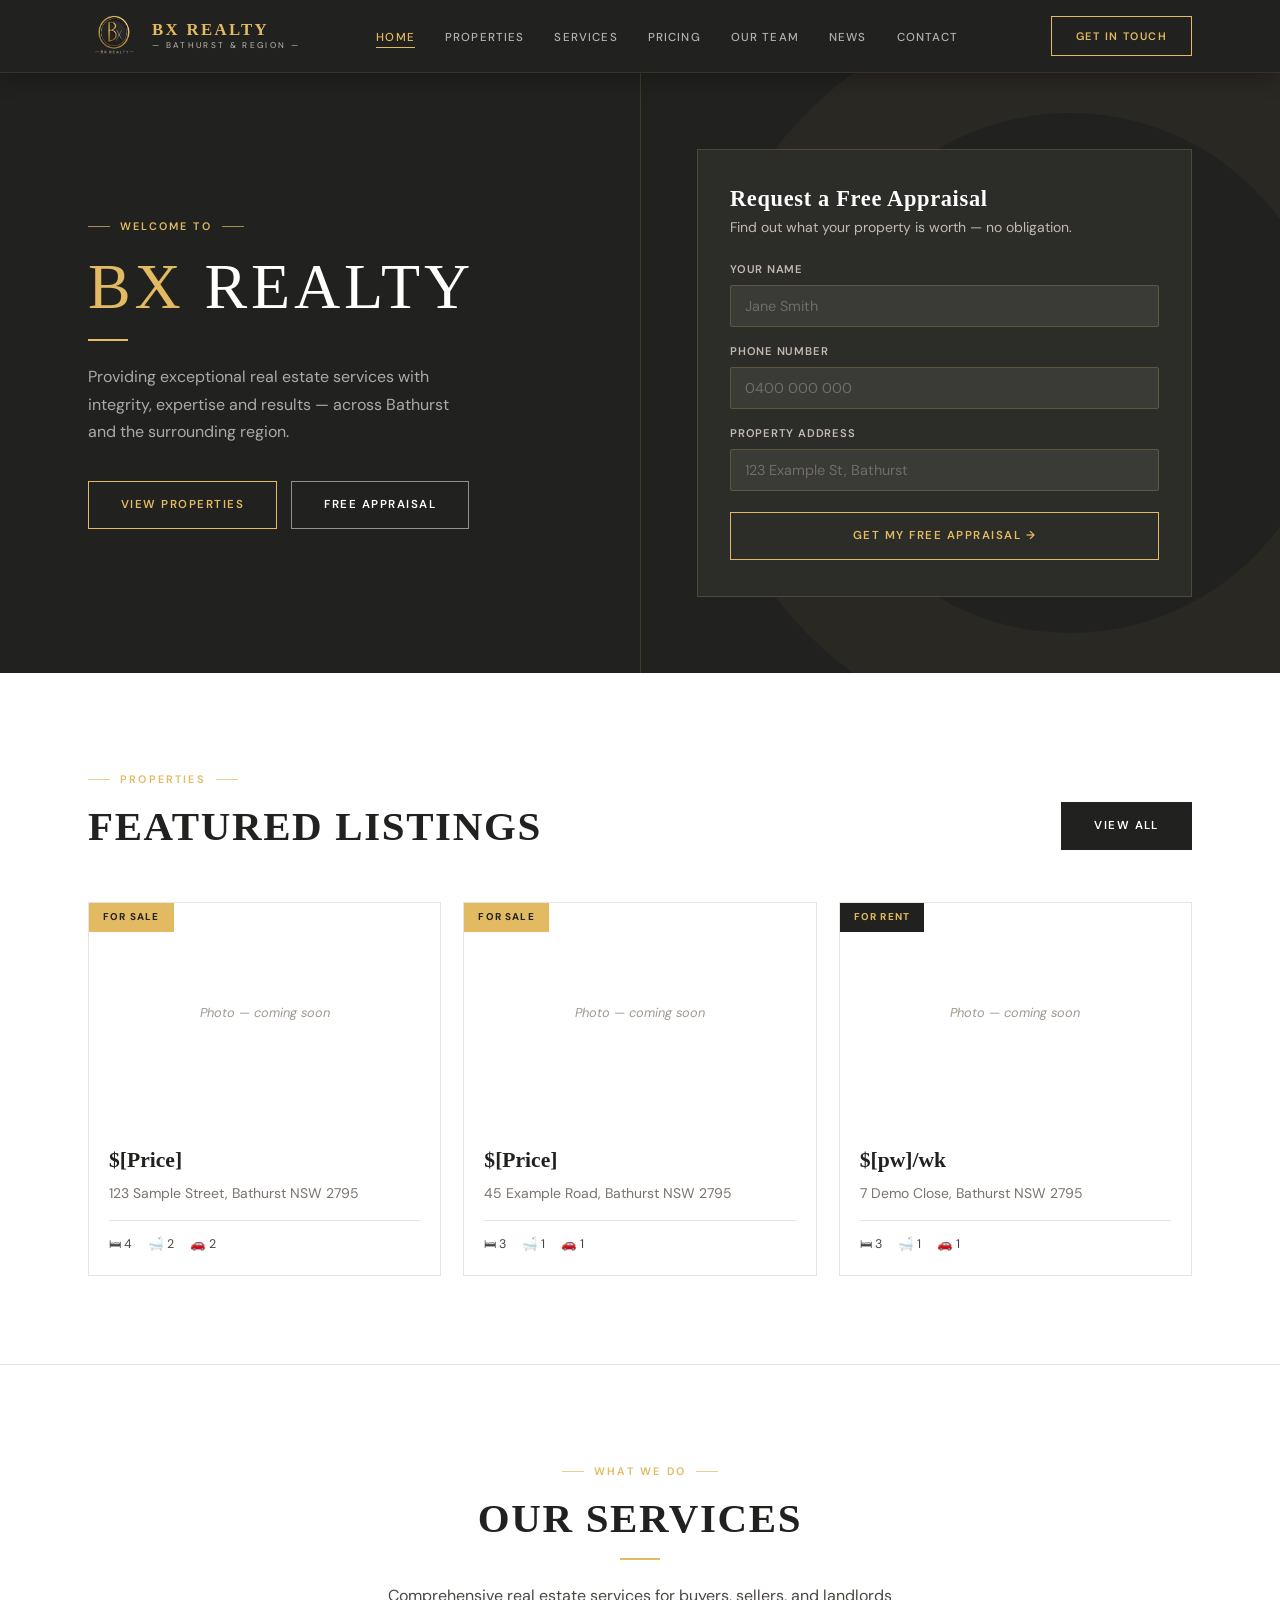
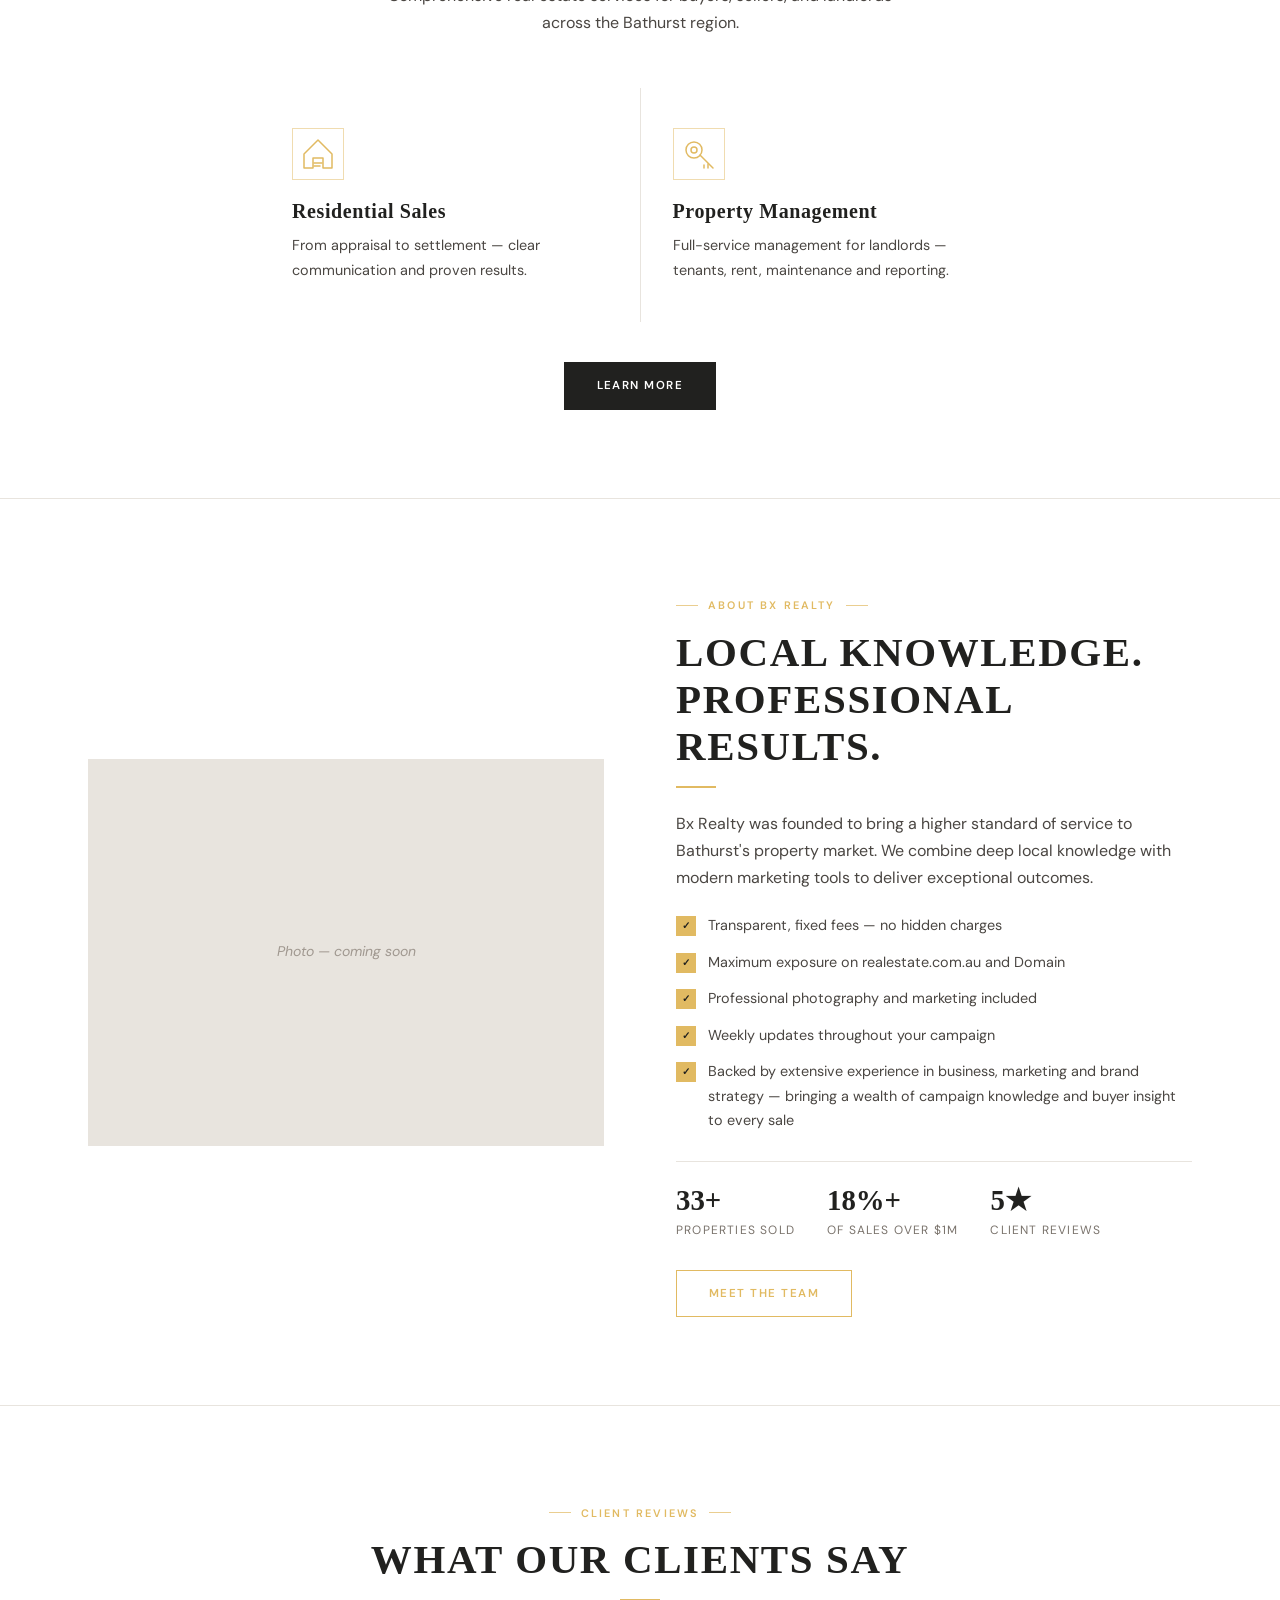
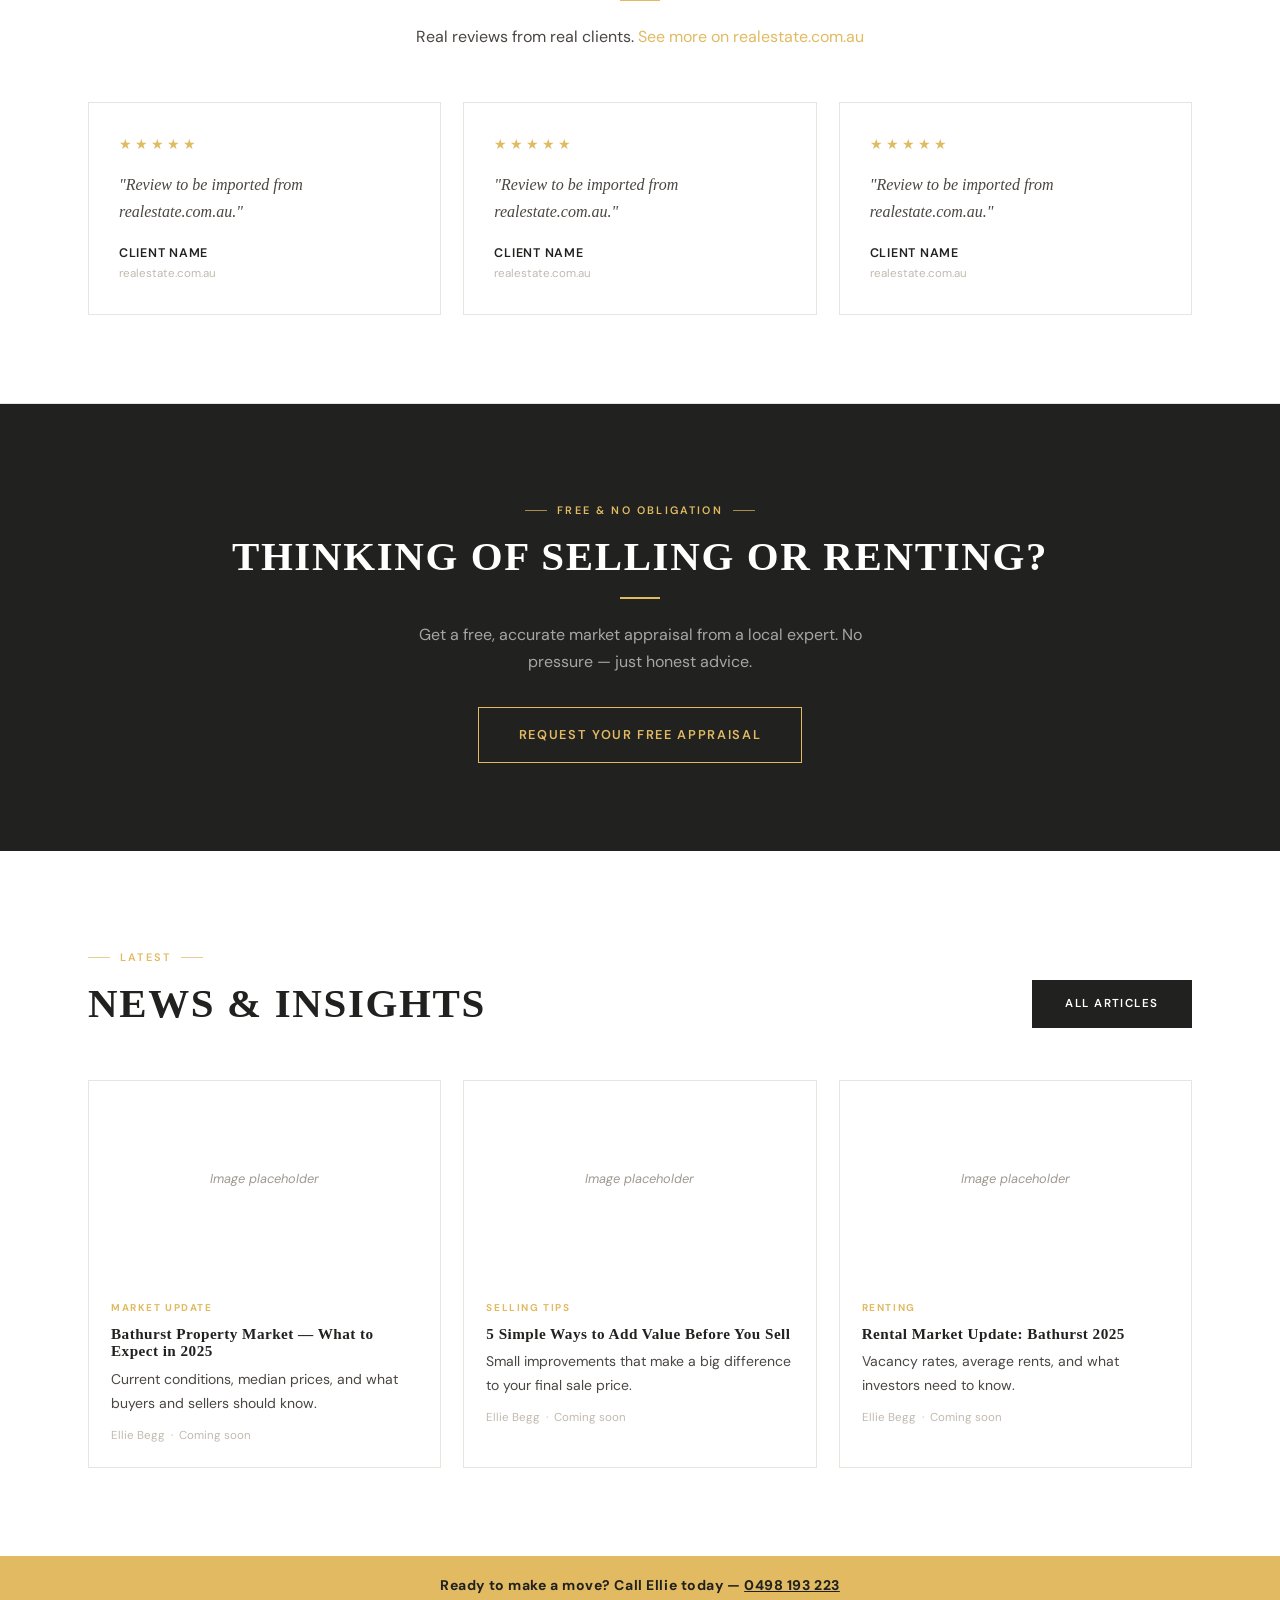
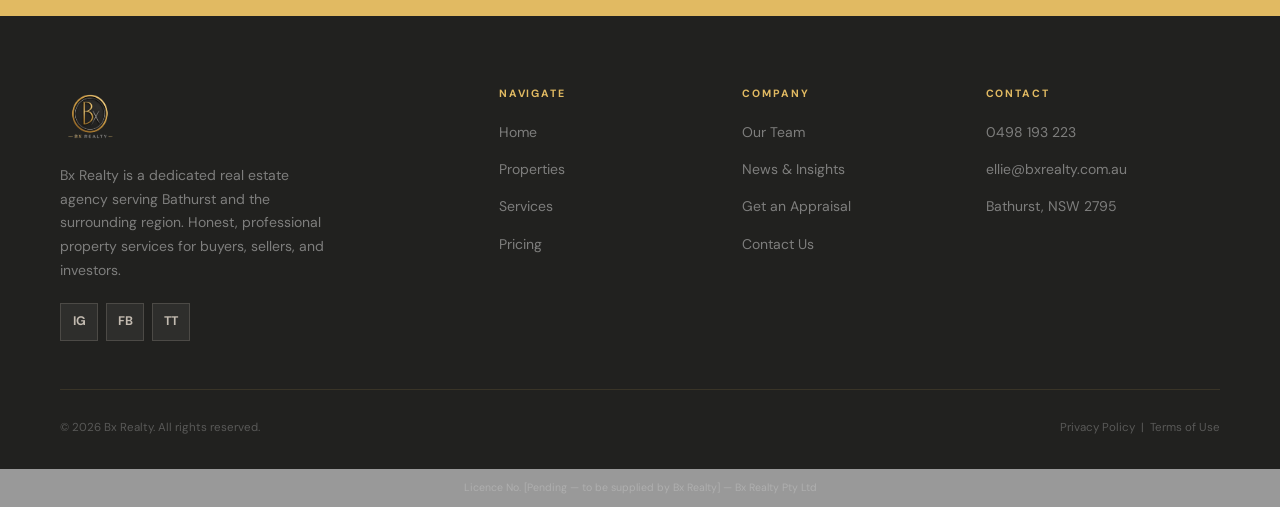
<file: index.html>
<!DOCTYPE html>
<html lang="en">
<head>
  <meta charset="UTF-8" />
  <meta name="viewport" content="width=device-width, initial-scale=1.0" />
  <title>Bx Realty — Bathurst Real Estate Agents</title>
  <meta name="description" content="Bx Realty — professional real estate agents in Bathurst, NSW. Buy, sell, rent or request a free market appraisal today." />
  <link rel="icon" type="image/png" href="assets/images/bxrealty-logo.png" />
  <link rel="apple-touch-icon" href="assets/images/bxrealty-logo.png" />
  <meta name="theme-color" content="#21211f" />
  <link rel="preconnect" href="https://fonts.googleapis.com" />
  <link href="https://fonts.googleapis.com/css2?family=Cormorant+Garant:ital,wght@0,400;0,500;0,600;0,700;1,400&family=DM+Sans:ital,opsz,wght@0,9..40,400;0,9..40,500;0,9..40,600;0,9..40,700&display=swap" rel="stylesheet" />
  <link rel="stylesheet" href="style.css" />
</head>
<body>

<div id="site-nav"></div>

<!-- ── Hero ──────────────────────────────────────────────────── -->
<section class="hero">
  <div class="hero-inner">
    <div class="hero-text">
      <span class="label" style="--before:none;">Welcome to</span>
      <h1><span style="color:var(--gold)">BX</span> Realty</h1>
      <span class="rule"></span>
      <p>Providing exceptional real estate services with integrity, expertise and results — across Bathurst and the surrounding region.</p>
      <div class="hero-actions">
        <a href="listings.html" class="btn btn-gold">View Properties</a>
        <a href="appraisal.html" class="btn btn-white">Free Appraisal</a>
      </div>
    </div>
    <div class="hero-aside">
      <div class="hero-card">
        <h3>Request a Free Appraisal</h3>
        <p>Find out what your property is worth — no obligation.</p>
        <div class="fg"><label class="light" for="h-name">Your name</label><input class="fc dark-input" type="text" id="h-name" placeholder="Jane Smith" /></div>
        <div class="fg"><label class="light" for="h-phone">Phone number</label><input class="fc dark-input" type="tel" id="h-phone" placeholder="0400 000 000" /></div>
        <div class="fg"><label class="light" for="h-addr">Property address</label><input class="fc dark-input" type="text" id="h-addr" placeholder="123 Example St, Bathurst" /></div>
        <a href="appraisal.html" class="btn btn-gold" style="width:100%;margin-top:6px;">Get My Free Appraisal &rarr;</a>
      </div>
    </div>
  </div>
</section>

<!-- ── Featured Listings ──────────────────────────────────────── -->
<section class="section">
  <div class="container">
    <div class="sh split">
      <div><span class="label">Properties</span><h2>Featured Listings</h2></div>
      <a href="listings.html" class="btn btn-dark">View All</a>
    </div>
    <!-- NOTE: Replace with live Reapit data once CRM integration is decided -->
    <div class="listing-grid">
      <article class="listing-card"><div class="listing-img"><div class="listing-img-ph">Photo — coming soon</div><span class="badge">For Sale</span></div><div class="listing-body"><div class="listing-price">$[Price]</div><div class="listing-addr">123 Sample Street, Bathurst NSW 2795</div><div class="listing-feats"><span>&#x1F6CF; 4</span><span>&#x1F6C1; 2</span><span>&#x1F697; 2</span></div></div></article>
      <article class="listing-card"><div class="listing-img"><div class="listing-img-ph">Photo — coming soon</div><span class="badge">For Sale</span></div><div class="listing-body"><div class="listing-price">$[Price]</div><div class="listing-addr">45 Example Road, Bathurst NSW 2795</div><div class="listing-feats"><span>&#x1F6CF; 3</span><span>&#x1F6C1; 1</span><span>&#x1F697; 1</span></div></div></article>
      <article class="listing-card"><div class="listing-img"><div class="listing-img-ph">Photo — coming soon</div><span class="badge rent">For Rent</span></div><div class="listing-body"><div class="listing-price">$[pw]/wk</div><div class="listing-addr">7 Demo Close, Bathurst NSW 2795</div><div class="listing-feats"><span>&#x1F6CF; 3</span><span>&#x1F6C1; 1</span><span>&#x1F697; 1</span></div></div></article>
    </div>
  </div>
</section>

<!-- ── Services ───────────────────────────────────────────────── -->
<section class="section section-cream">
  <div class="container">
    <div class="sh center"><span class="label">What We Do</span><h2>Our Services</h2><span class="rule center"></span><p>Comprehensive real estate services for buyers, sellers, and landlords across the Bathurst region.</p></div>
    <div class="services-grid two-col">

      <!-- Residential Sales — house-agreement style icon -->
      <div class="service-card">
        <div class="service-icon">
          <svg width="36" height="36" viewBox="0 0 36 36" fill="none" xmlns="http://www.w3.org/2000/svg" aria-hidden="true">
            <path d="M4 18L18 4L32 18V32H23V22H13V32H4V18Z" stroke="#e1ba62" stroke-width="1.5" stroke-linejoin="round"/>
            <path d="M14 27H22" stroke="#e1ba62" stroke-width="1.5" stroke-linecap="round"/>
            <path d="M14 30H20" stroke="#e1ba62" stroke-width="1.5" stroke-linecap="round"/>
          </svg>
        </div>
        <h3>Residential Sales</h3>
        <p>From appraisal to settlement — clear communication and proven results.</p>
      </div>

      <!-- Property Management — key icon -->
      <div class="service-card">
        <div class="service-icon">
          <svg width="36" height="36" viewBox="0 0 36 36" fill="none" xmlns="http://www.w3.org/2000/svg" aria-hidden="true">
            <circle cx="13" cy="14" r="8" stroke="#e1ba62" stroke-width="1.5"/>
            <circle cx="13" cy="14" r="3" stroke="#e1ba62" stroke-width="1.5"/>
            <path d="M19 19L32 32" stroke="#e1ba62" stroke-width="1.5" stroke-linecap="round"/>
            <path d="M27 28V32" stroke="#e1ba62" stroke-width="1.5" stroke-linecap="round"/>
            <path d="M23 29V32" stroke="#e1ba62" stroke-width="1.5" stroke-linecap="round"/>
          </svg>
        </div>
        <h3>Property Management</h3>
        <p>Full-service management for landlords — tenants, rent, maintenance and reporting.</p>
      </div>

    </div>
    <div style="text-align:center;margin-top:40px;"><a href="services.html" class="btn btn-dark">Learn More</a></div>
  </div>
</section>

<!-- ── About ──────────────────────────────────────────────────── -->
<section class="section">
  <div class="container">
    <div class="about-grid">
      <div class="about-img-ph">Photo — coming soon</div>
      <div>
        <span class="label">About Bx Realty</span>
        <h2>Local Knowledge. Professional Results.</h2>
        <span class="rule"></span>
        <p>Bx Realty was founded to bring a higher standard of service to Bathurst's property market. We combine deep local knowledge with modern marketing tools to deliver exceptional outcomes.</p>
        <div class="check-list">
          <div class="check-item"><div class="check-icon">&#x2713;</div><span>Transparent, fixed fees — no hidden charges</span></div>
          <div class="check-item"><div class="check-icon">&#x2713;</div><span>Maximum exposure on realestate.com.au and Domain</span></div>
          <div class="check-item"><div class="check-icon">&#x2713;</div><span>Professional photography and marketing included</span></div>
          <div class="check-item"><div class="check-icon">&#x2713;</div><span>Weekly updates throughout your campaign</span></div>
          <div class="check-item"><div class="check-icon">&#x2713;</div><span>Backed by extensive experience in business, marketing and brand strategy — bringing a wealth of campaign knowledge and buyer insight to every sale</span></div>
        </div>
        <!-- Key stats from last 12 months -->
        <div style="display:flex;gap:32px;margin-top:28px;padding-top:24px;border-top:1px solid var(--light-grey);">
          <div>
            <strong style="display:block;font-family:var(--font-display);font-size:1.8rem;font-weight:600;color:var(--black);line-height:1;">33+</strong>
            <span style="font-size:.75rem;color:var(--text-muted);text-transform:uppercase;letter-spacing:.1em;">Properties Sold</span>
          </div>
          <div>
            <strong style="display:block;font-family:var(--font-display);font-size:1.8rem;font-weight:600;color:var(--black);line-height:1;">18%+</strong>
            <span style="font-size:.75rem;color:var(--text-muted);text-transform:uppercase;letter-spacing:.1em;">of Sales Over $1M</span>
          </div>
          <div>
            <strong style="display:block;font-family:var(--font-display);font-size:1.8rem;font-weight:600;color:var(--black);line-height:1;">5&#9733;</strong>
            <span style="font-size:.75rem;color:var(--text-muted);text-transform:uppercase;letter-spacing:.1em;">Client Reviews</span>
          </div>
        </div>
        <a href="team.html" class="btn btn-gold" style="margin-top:28px;">Meet the Team</a>
      </div>
    </div>
  </div>
</section>

<!-- ── Testimonials ───────────────────────────────────────────── -->
<section class="section section-cream">
  <div class="container">
    <div class="sh center"><span class="label">Client Reviews</span><h2>What Our Clients Say</h2><span class="rule center"></span><p>Real reviews from real clients. <a href="https://www.realestate.com.au/agent/ellie-begg-3673016" target="_blank" rel="noopener" style="color:var(--gold);">See more on realestate.com.au</a></p></div>
    <div class="testi-grid">
      <div class="testi-card"><div class="testi-stars">&#9733;&#9733;&#9733;&#9733;&#9733;</div><blockquote>"Review to be imported from realestate.com.au."</blockquote><div class="testi-author">Client Name</div><div class="testi-source">realestate.com.au</div></div>
      <div class="testi-card"><div class="testi-stars">&#9733;&#9733;&#9733;&#9733;&#9733;</div><blockquote>"Review to be imported from realestate.com.au."</blockquote><div class="testi-author">Client Name</div><div class="testi-source">realestate.com.au</div></div>
      <div class="testi-card"><div class="testi-stars">&#9733;&#9733;&#9733;&#9733;&#9733;</div><blockquote>"Review to be imported from realestate.com.au."</blockquote><div class="testi-author">Client Name</div><div class="testi-source">realestate.com.au</div></div>
    </div>
  </div>
</section>

<!-- ── Appraisal CTA ──────────────────────────────────────────── -->
<section class="section section-dark" style="text-align:center;">
  <div class="container">
    <span class="label">Free &amp; No Obligation</span>
    <h2>Thinking of Selling or Renting?</h2>
    <span class="rule center"></span>
    <p style="max-width:500px;margin:0 auto 32px;">Get a free, accurate market appraisal from a local expert. No pressure — just honest advice.</p>
    <a href="appraisal.html" class="btn btn-gold" style="font-size:.8rem;padding:16px 40px;">Request Your Free Appraisal</a>
  </div>
</section>

<!-- ── Blog ───────────────────────────────────────────────────── -->
<section class="section">
  <div class="container">
    <div class="sh split">
      <div><span class="label">Latest</span><h2>News &amp; Insights</h2></div>
      <a href="blog.html" class="btn btn-dark">All Articles</a>
    </div>
    <div class="blog-grid">
      <article class="blog-card"><div class="blog-thumb">Image placeholder</div><div class="blog-body"><span class="blog-tag">Market Update</span><h3>Bathurst Property Market — What to Expect in 2025</h3><p>Current conditions, median prices, and what buyers and sellers should know.</p><div class="blog-meta">Ellie Begg &nbsp;·&nbsp; Coming soon</div></div></article>
      <article class="blog-card"><div class="blog-thumb">Image placeholder</div><div class="blog-body"><span class="blog-tag">Selling Tips</span><h3>5 Simple Ways to Add Value Before You Sell</h3><p>Small improvements that make a big difference to your final sale price.</p><div class="blog-meta">Ellie Begg &nbsp;·&nbsp; Coming soon</div></div></article>
      <article class="blog-card"><div class="blog-thumb">Image placeholder</div><div class="blog-body"><span class="blog-tag">Renting</span><h3>Rental Market Update: Bathurst 2025</h3><p>Vacancy rates, average rents, and what investors need to know.</p><div class="blog-meta">Ellie Begg &nbsp;·&nbsp; Coming soon</div></div></article>
    </div>
  </div>
</section>

<div id="site-footer"></div>
<script src="components.js"></script>
</body>
</html>
</file>
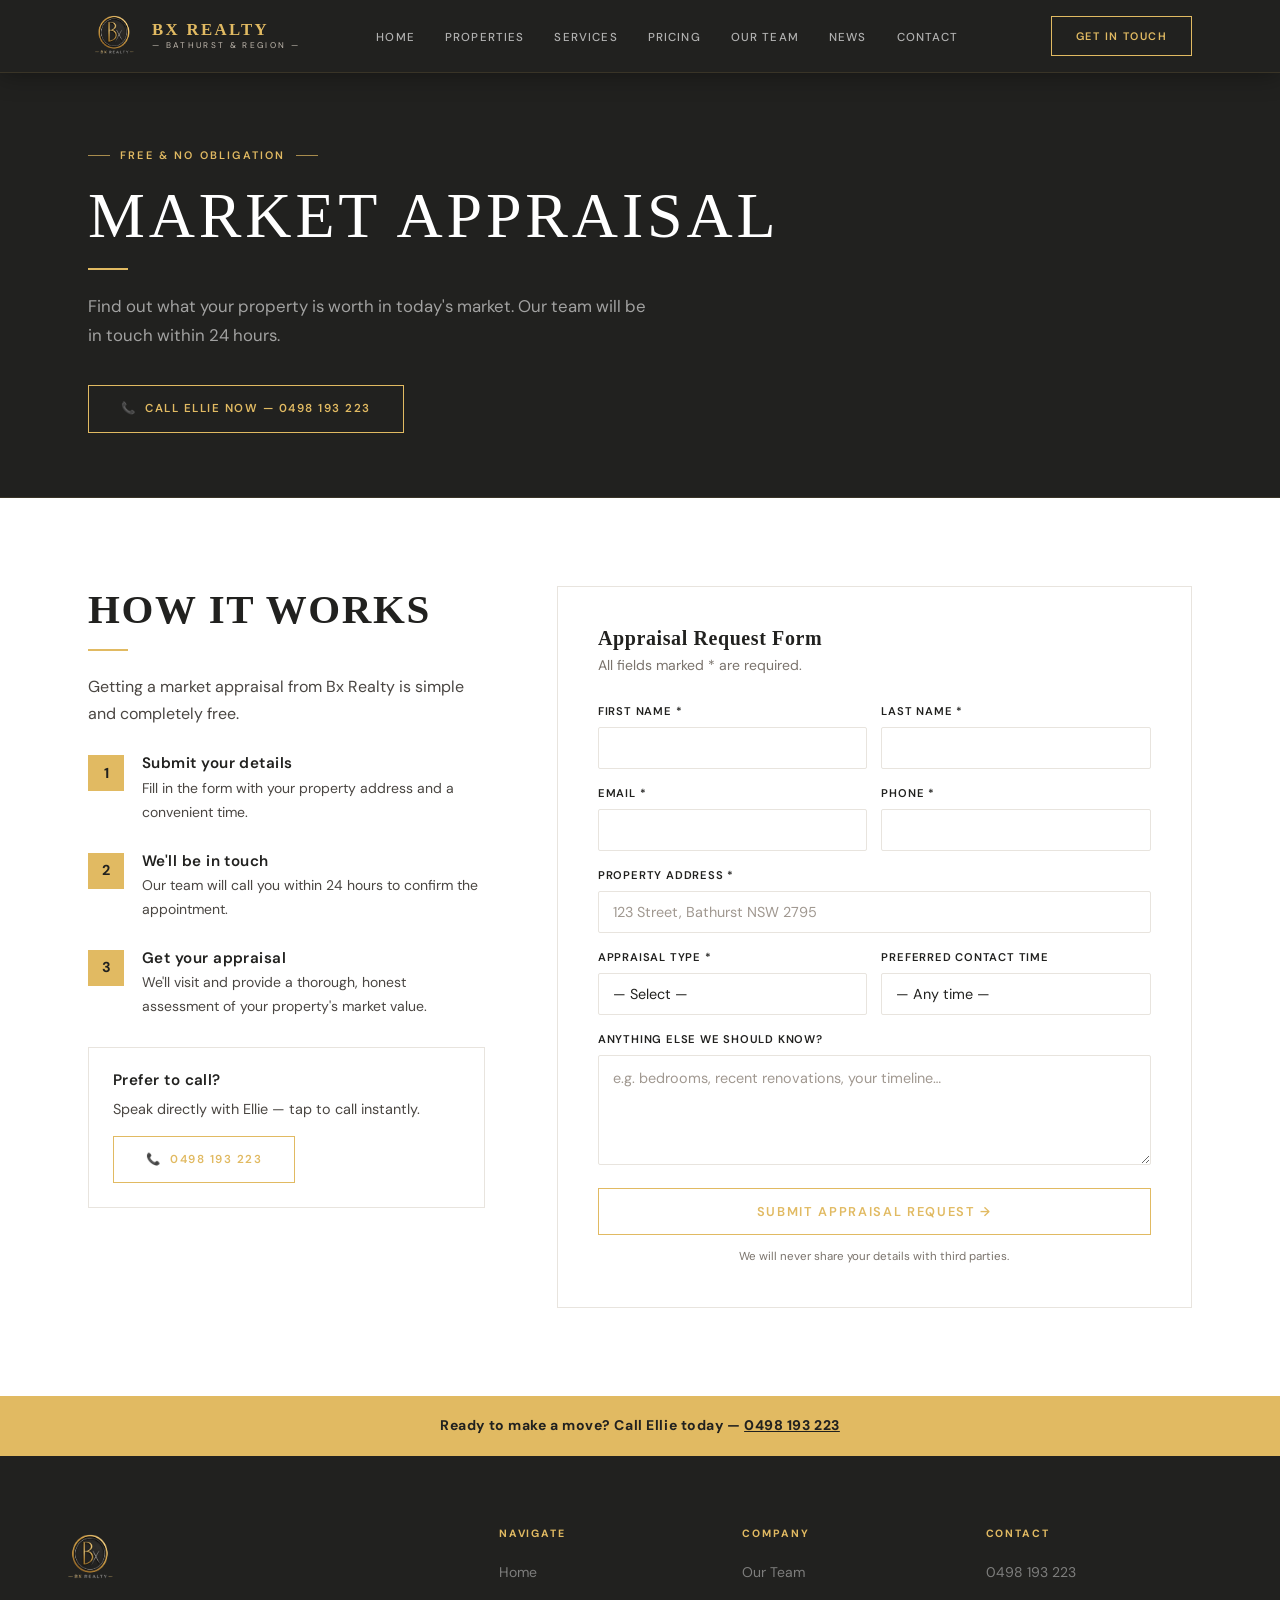
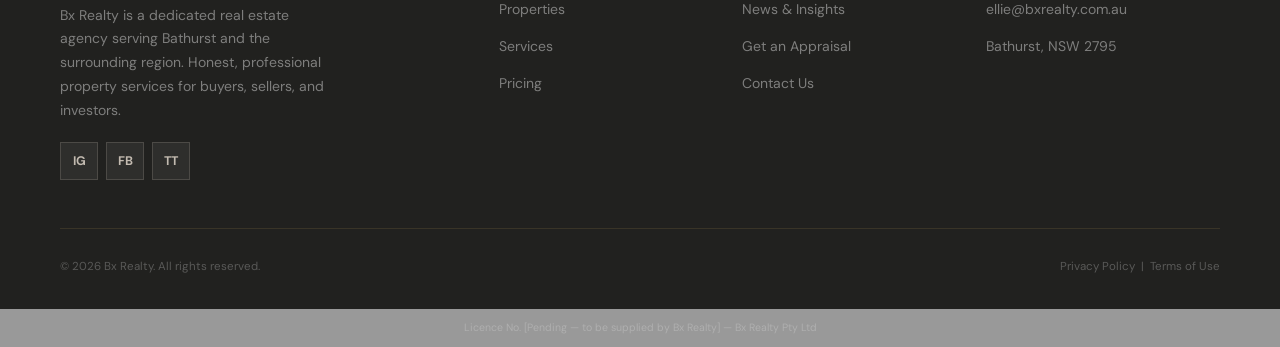
<file: appraisal.html>
<!DOCTYPE html>
<html lang="en">
<head>
  <meta charset="UTF-8" /><meta name="viewport" content="width=device-width, initial-scale=1.0" />
  <title>Free Market Appraisal — Bx Realty Bathurst</title>
  <link rel="icon" type="image/png" href="assets/images/bxrealty-logo.png" />
  <meta name="theme-color" content="#21211f" />
  <link rel="preconnect" href="https://fonts.googleapis.com" />
  <link href="https://fonts.googleapis.com/css2?family=Cormorant+Garant:ital,wght@0,400;0,500;0,600;0,700;1,400&family=DM+Sans:ital,opsz,wght@0,9..40,400;0,9..40,500;0,9..40,600;0,9..40,700&display=swap" rel="stylesheet" />
  <link rel="stylesheet" href="style.css" />
</head>
<body>
<div id="site-nav"></div>

<div class="page-band">
  <div class="container">
    <span class="label">Free &amp; No Obligation</span>
    <h1>Market Appraisal</h1>
    <span class="rule"></span>
    <p>Find out what your property is worth in today's market. Our team will be in touch within 24 hours.</p>
    <a href="tel:0498193223" class="btn btn-gold" style="margin-top:20px;">&#x1F4DE; &nbsp;Call Ellie Now — 0498 193 223</a>
  </div>
</div>

<section class="section">
  <div class="container">
    <div class="appraisal-layout">
      <div>
        <h2>How It Works</h2>
        <span class="rule"></span>
        <p>Getting a market appraisal from Bx Realty is simple and completely free.</p>
        <div class="appraisal-steps">
          <div class="a-step"><div class="step-n">1</div><div><h4>Submit your details</h4><p>Fill in the form with your property address and a convenient time.</p></div></div>
          <div class="a-step"><div class="step-n">2</div><div><h4>We'll be in touch</h4><p>Our team will call you within 24 hours to confirm the appointment.</p></div></div>
          <div class="a-step"><div class="step-n">3</div><div><h4>Get your appraisal</h4><p>We'll visit and provide a thorough, honest assessment of your property's market value.</p></div></div>
        </div>
        <div style="background:var(--white);border:1px solid var(--light-grey);padding:24px;">
          <h4 style="margin-bottom:8px;">Prefer to call?</h4>
          <p style="font-size:.9rem;margin-bottom:14px;">Speak directly with Ellie — tap to call instantly.</p>
          <a href="tel:0498193223" class="btn btn-gold">&#x1F4DE; &nbsp;0498 193 223</a>
        </div>
      </div>

      <div class="form-card">
        <h3 style="margin-bottom:4px;">Appraisal Request Form</h3>
        <p style="font-size:.875rem;color:var(--text-muted);margin-bottom:24px;">All fields marked * are required.</p>
        <form id="appraisal-form" novalidate>
          <div class="form-two">
            <div class="fg"><label class="dark" for="ap-fn">First name *</label><input class="fc" type="text" id="ap-fn" required /></div>
            <div class="fg"><label class="dark" for="ap-ln">Last name *</label><input class="fc" type="text" id="ap-ln" required /></div>
          </div>
          <div class="form-two">
            <div class="fg"><label class="dark" for="ap-em">Email *</label><input class="fc" type="email" id="ap-em" required /></div>
            <div class="fg"><label class="dark" for="ap-ph">Phone *</label><input class="fc" type="tel" id="ap-ph" required /></div>
          </div>
          <div class="fg"><label class="dark" for="ap-ad">Property address *</label><input class="fc" type="text" id="ap-ad" placeholder="123 Street, Bathurst NSW 2795" required /></div>
          <div class="form-two">
            <div class="fg">
              <label class="dark" for="ap-ty">Appraisal type *</label>
              <select class="fc" id="ap-ty" required>
                <option value="">— Select —</option>
                <option>Sale appraisal</option>
                <option>Rental appraisal</option>
                <option>Both sale &amp; rental</option>
              </select>
            </div>
            <div class="fg">
              <label class="dark" for="ap-ti">Preferred contact time</label>
              <select class="fc" id="ap-ti">
                <option value="">— Any time —</option>
                <option>Morning (8am – 12pm)</option>
                <option>Afternoon (12pm – 5pm)</option>
                <option>Evening (after 5pm)</option>
              </select>
            </div>
          </div>
          <div class="fg"><label class="dark" for="ap-no">Anything else we should know?</label><textarea class="fc" id="ap-no" placeholder="e.g. bedrooms, recent renovations, your timeline…"></textarea></div>
          <button type="submit" class="btn btn-gold" style="width:100%;font-size:.8rem;padding:14px;">Submit Appraisal Request &rarr;</button>
          <p style="font-size:.72rem;color:var(--text-muted);text-align:center;margin-top:12px;">We will never share your details with third parties.</p>
        </form>
        <div id="ap-success" style="display:none;text-align:center;padding:40px 0;">
          <div style="font-size:2.5rem;margin-bottom:12px;color:var(--gold);">&#x2713;</div>
          <h3 style="margin-bottom:8px;">Request received!</h3>
          <p>Thank you — we'll be in touch within 24 hours.</p>
        </div>
      </div>
    </div>
  </div>
</section>

<div id="site-footer"></div>
<script src="components.js"></script>
<script>
  document.getElementById('appraisal-form').addEventListener('submit', e => {
    e.preventDefault();
    document.getElementById('appraisal-form').style.display = 'none';
    document.getElementById('ap-success').style.display = 'block';
  });
</script>
</body>
</html>
</file>
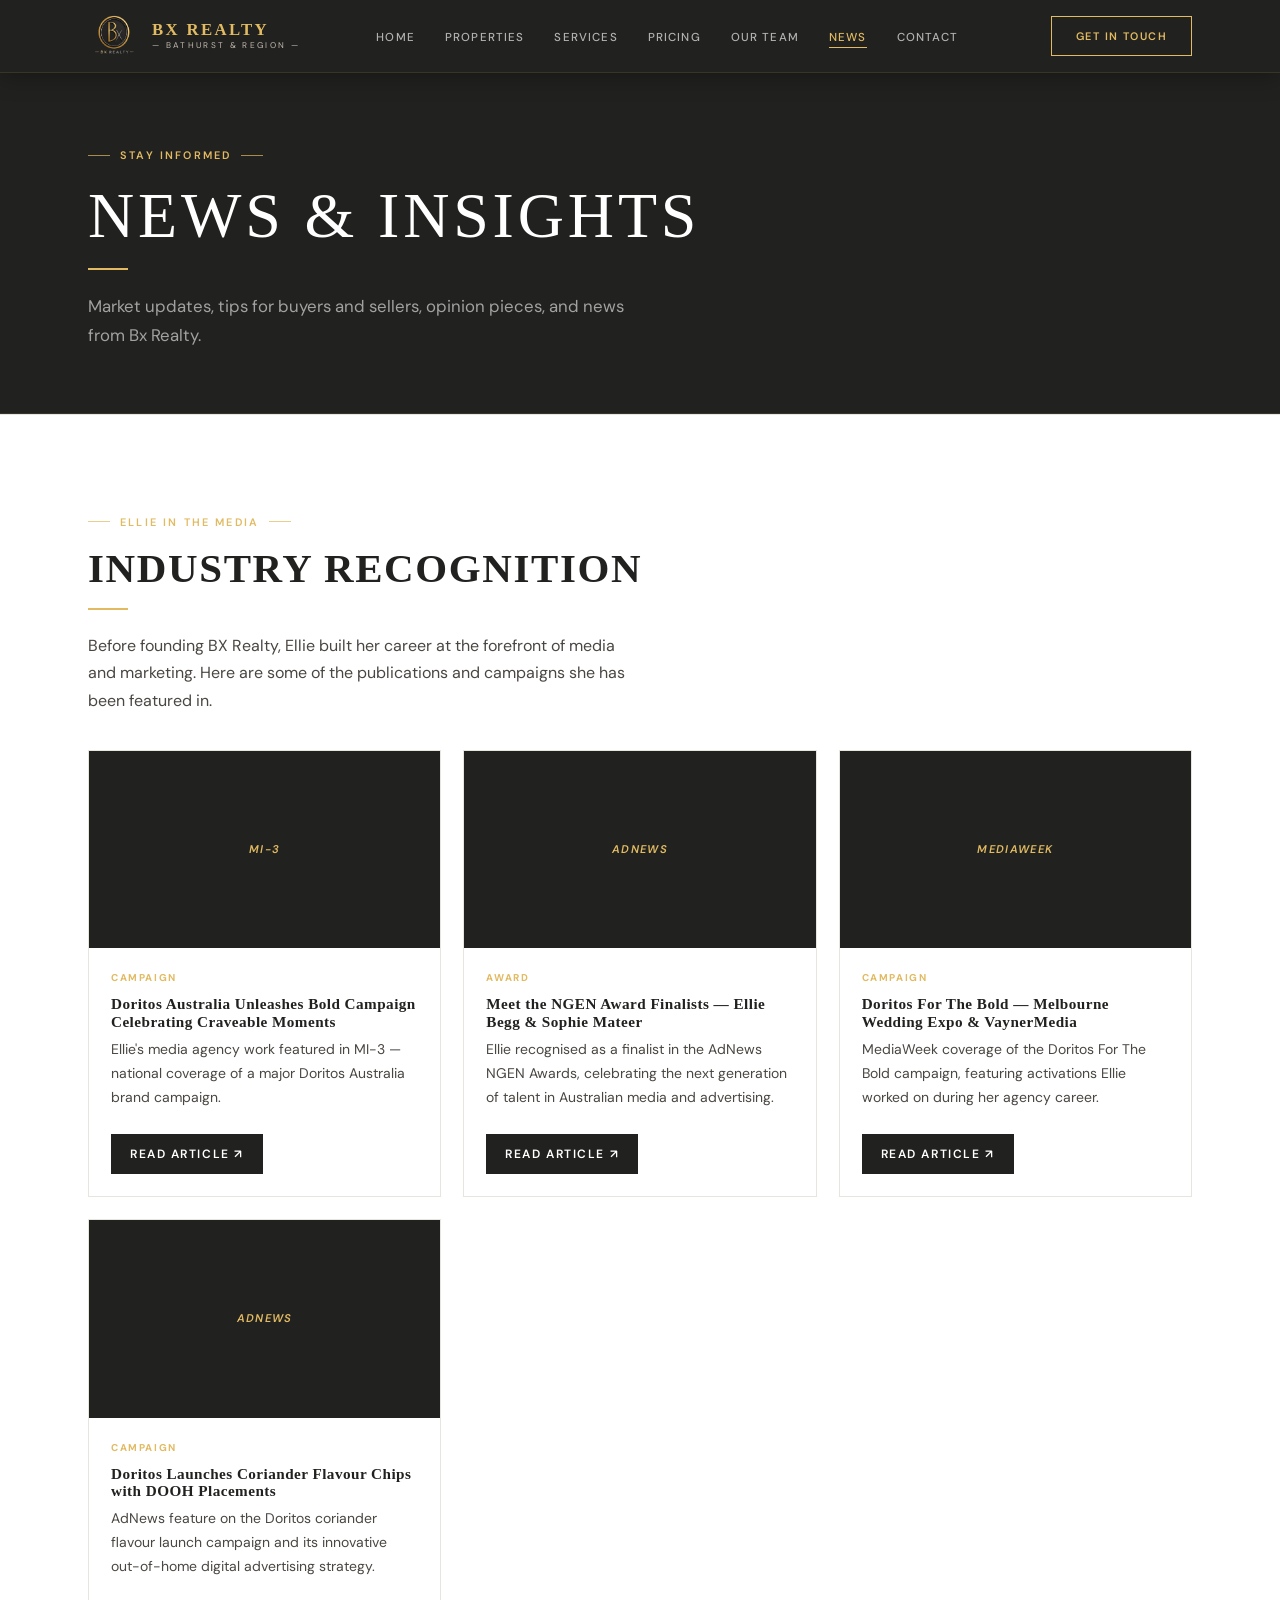
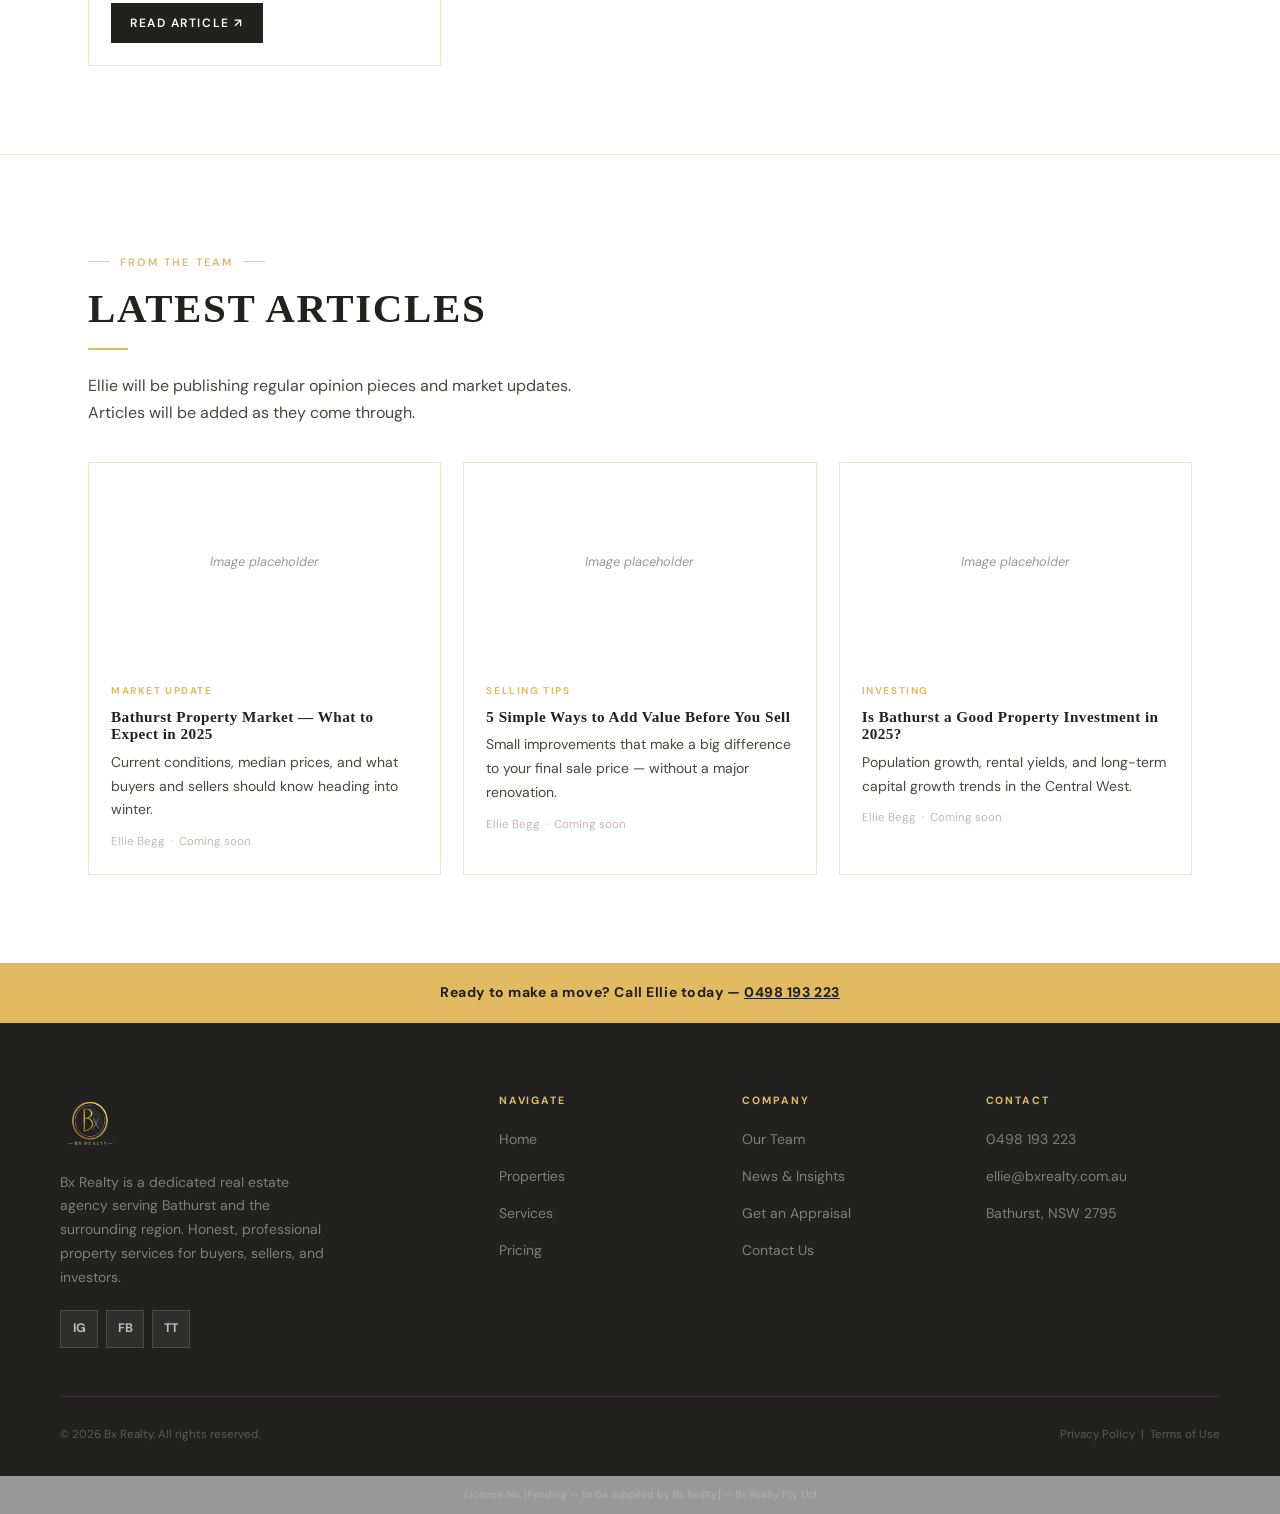
<file: blog.html>
<!DOCTYPE html>
<html lang="en">
<head>
  <meta charset="UTF-8" /><meta name="viewport" content="width=device-width, initial-scale=1.0" />
  <title>News &amp; Insights — Bx Realty Bathurst</title>
  <link rel="icon" type="image/png" href="assets/images/bxrealty-logo.png" />
  <meta name="theme-color" content="#21211f" />
  <link rel="preconnect" href="https://fonts.googleapis.com" />
  <link href="https://fonts.googleapis.com/css2?family=Cormorant+Garant:ital,wght@0,400;0,500;0,600;0,700;1,400&family=DM+Sans:ital,opsz,wght@0,9..40,400;0,9..40,500;0,9..40,600;0,9..40,700&display=swap" rel="stylesheet" />
  <link rel="stylesheet" href="style.css" />
</head>
<body>
<div id="site-nav"></div>

<div class="page-band">
  <div class="container">
    <span class="label">Stay Informed</span>
    <h1>News &amp; Insights</h1>
    <span class="rule"></span>
    <p>Market updates, tips for buyers and sellers, opinion pieces, and news from Bx Realty.</p>
  </div>
</div>

<!-- ── Ellie in the Media ─────────────────────────────────────── -->
<section class="section section-cream">
  <div class="container">
    <div class="sh" style="margin-bottom:36px;">
      <span class="label">Ellie in the Media</span>
      <h2>Industry Recognition</h2>
      <span class="rule"></span>
      <p>Before founding BX Realty, Ellie built her career at the forefront of media and marketing. Here are some of the publications and campaigns she has been featured in.</p>
    </div>
    <div class="blog-grid">

      <article class="blog-card">
        <div class="blog-thumb" style="display:flex;align-items:center;justify-content:center;background:var(--black);color:var(--gold);font-size:.7rem;letter-spacing:.12em;text-transform:uppercase;font-weight:600;">MI-3</div>
        <div class="blog-body">
          <span class="blog-tag">Campaign</span>
          <h3>Doritos Australia Unleashes Bold Campaign Celebrating Craveable Moments</h3>
          <p>Ellie's media agency work featured in MI-3 — national coverage of a major Doritos Australia brand campaign.</p>
          <a href="https://www.mi-3.com.au/11-12-2023/doritos-australia-unleashes-bold-campaign-celebrating-craveable-moments" target="_blank" rel="noopener" class="btn btn-dark" style="margin-top:14px;font-size:.75rem;padding:9px 18px;">Read Article ↗</a>
        </div>
      </article>

      <article class="blog-card">
        <div class="blog-thumb" style="display:flex;align-items:center;justify-content:center;background:var(--black);color:var(--gold);font-size:.7rem;letter-spacing:.12em;text-transform:uppercase;font-weight:600;">AdNews</div>
        <div class="blog-body">
          <span class="blog-tag">Award</span>
          <h3>Meet the NGEN Award Finalists — Ellie Begg &amp; Sophie Mateer</h3>
          <p>Ellie recognised as a finalist in the AdNews NGEN Awards, celebrating the next generation of talent in Australian media and advertising.</p>
          <a href="https://www.adnews.com.au/news/meet-the-ngen-award-finalists-ellie-begg-and-sophie-mateer" target="_blank" rel="noopener" class="btn btn-dark" style="margin-top:14px;font-size:.75rem;padding:9px 18px;">Read Article ↗</a>
        </div>
      </article>

      <article class="blog-card">
        <div class="blog-thumb" style="display:flex;align-items:center;justify-content:center;background:var(--black);color:var(--gold);font-size:.7rem;letter-spacing:.12em;text-transform:uppercase;font-weight:600;">MediaWeek</div>
        <div class="blog-body">
          <span class="blog-tag">Campaign</span>
          <h3>Doritos For The Bold — Melbourne Wedding Expo &amp; VaynerMedia</h3>
          <p>MediaWeek coverage of the Doritos For The Bold campaign, featuring activations Ellie worked on during her agency career.</p>
          <a href="https://www.mediaweek.com.au/doritos-for-the-bold-campaign-melbourne-wedding-expo-vaynermedia/" target="_blank" rel="noopener" class="btn btn-dark" style="margin-top:14px;font-size:.75rem;padding:9px 18px;">Read Article ↗</a>
        </div>
      </article>

      <article class="blog-card">
        <div class="blog-thumb" style="display:flex;align-items:center;justify-content:center;background:var(--black);color:var(--gold);font-size:.7rem;letter-spacing:.12em;text-transform:uppercase;font-weight:600;">AdNews</div>
        <div class="blog-body">
          <span class="blog-tag">Campaign</span>
          <h3>Doritos Launches Coriander Flavour Chips with DOOH Placements</h3>
          <p>AdNews feature on the Doritos coriander flavour launch campaign and its innovative out-of-home digital advertising strategy.</p>
          <a href="https://www.adnews.com.au/news/doritos-launches-coriander-flavour-chips-with-dooh-placements" target="_blank" rel="noopener" class="btn btn-dark" style="margin-top:14px;font-size:.75rem;padding:9px 18px;">Read Article ↗</a>
        </div>
      </article>

    </div>
  </div>
</section>

<!-- ── Blog articles ───────────────────────────────────────────── -->
<section class="section">
  <div class="container">
    <div class="sh" style="margin-bottom:36px;">
      <span class="label">From the Team</span>
      <h2>Latest Articles</h2>
      <span class="rule"></span>
      <p>Ellie will be publishing regular opinion pieces and market updates. Articles will be added as they come through.</p>
    </div>
    <div class="blog-grid">
      <article class="blog-card"><div class="blog-thumb">Image placeholder</div><div class="blog-body"><span class="blog-tag">Market Update</span><h3>Bathurst Property Market — What to Expect in 2025</h3><p>Current conditions, median prices, and what buyers and sellers should know heading into winter.</p><div class="blog-meta">Ellie Begg &nbsp;·&nbsp; Coming soon</div></div></article>
      <article class="blog-card"><div class="blog-thumb">Image placeholder</div><div class="blog-body"><span class="blog-tag">Selling Tips</span><h3>5 Simple Ways to Add Value Before You Sell</h3><p>Small improvements that make a big difference to your final sale price — without a major renovation.</p><div class="blog-meta">Ellie Begg &nbsp;·&nbsp; Coming soon</div></div></article>
      <article class="blog-card"><div class="blog-thumb">Image placeholder</div><div class="blog-body"><span class="blog-tag">Investing</span><h3>Is Bathurst a Good Property Investment in 2025?</h3><p>Population growth, rental yields, and long-term capital growth trends in the Central West.</p><div class="blog-meta">Ellie Begg &nbsp;·&nbsp; Coming soon</div></div></article>
    </div>
  </div>
</section>

<div id="site-footer"></div>
<script src="components.js"></script>
</body>
</html>
</file>
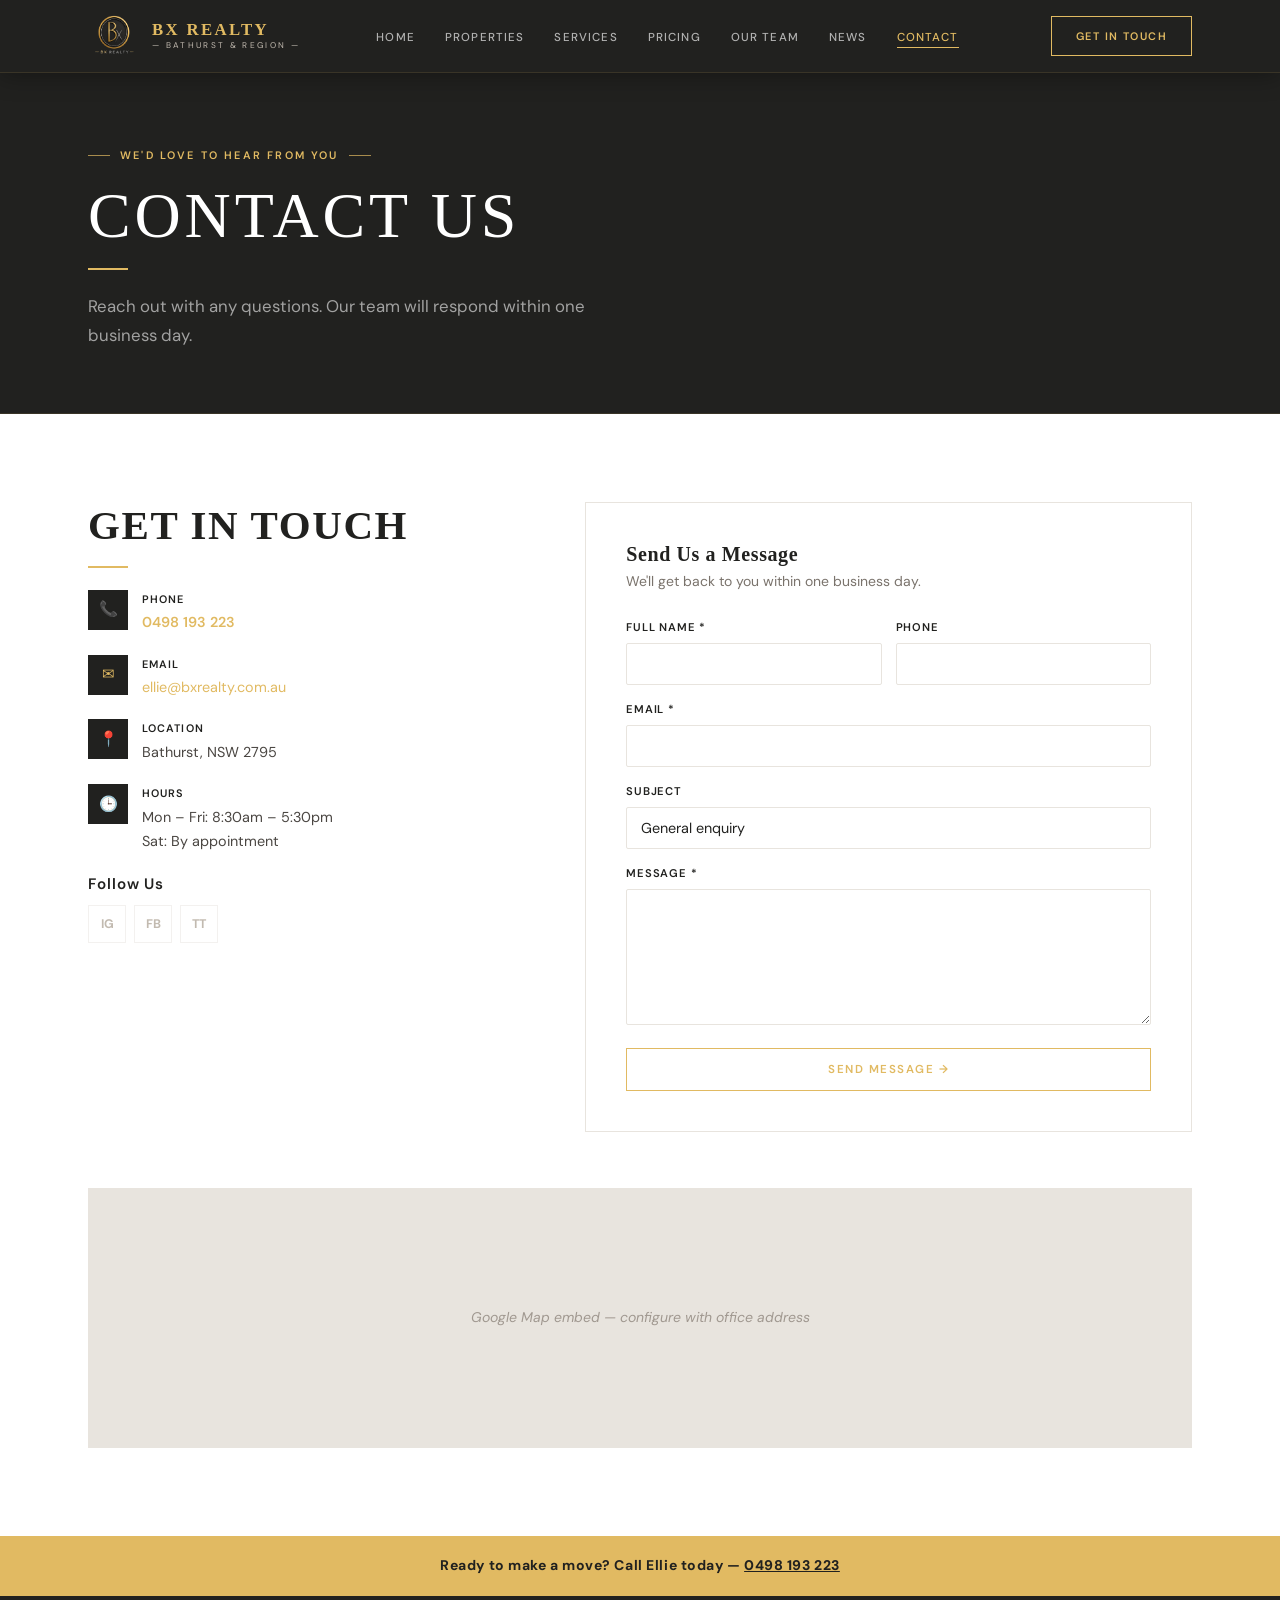
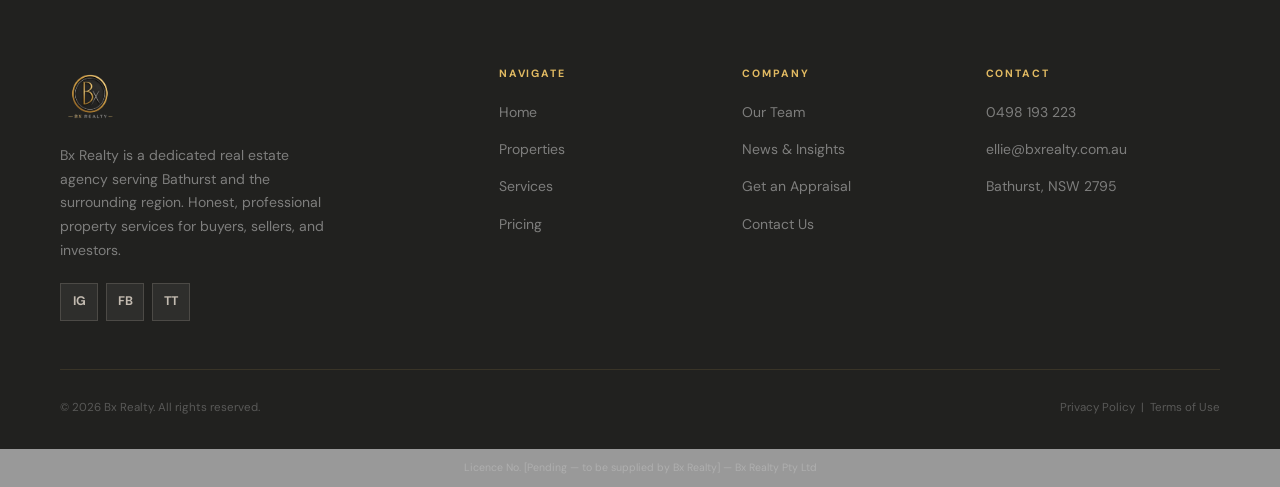
<file: contact.html>
<!DOCTYPE html>
<html lang="en">
<head>
  <meta charset="UTF-8" /><meta name="viewport" content="width=device-width, initial-scale=1.0" />
  <title>Contact Us — Bx Realty Bathurst</title>
  <link rel="icon" type="image/png" href="assets/images/bxrealty-logo.png" />
  <meta name="theme-color" content="#21211f" />
  <link rel="preconnect" href="https://fonts.googleapis.com" />
  <link href="https://fonts.googleapis.com/css2?family=Cormorant+Garant:ital,wght@0,400;0,500;0,600;0,700;1,400&family=DM+Sans:ital,opsz,wght@0,9..40,400;0,9..40,500;0,9..40,600;0,9..40,700&display=swap" rel="stylesheet" />
  <link rel="stylesheet" href="style.css" />
</head>
<body>
<div id="site-nav"></div>

<div class="page-band">
  <div class="container">
    <span class="label">We'd Love to Hear From You</span>
    <h1>Contact Us</h1>
    <span class="rule"></span>
    <p>Reach out with any questions. Our team will respond within one business day.</p>
  </div>
</div>

<section class="section">
  <div class="container">
    <div class="contact-layout">
      <div>
        <h2>Get in Touch</h2>
        <span class="rule"></span>
        <div class="c-details">
          <div class="c-item"><div class="c-icon">&#x1F4DE;</div><div><span class="c-label">Phone</span><a href="tel:0498193223" style="color:var(--gold);font-weight:600;">0498 193 223</a></div></div>
          <div class="c-item"><div class="c-icon">&#x2709;</div><div><span class="c-label">Email</span><a href="mailto:ellie@bxrealty.com.au" style="color:var(--gold);">ellie@bxrealty.com.au</a></div></div>
          <div class="c-item"><div class="c-icon">&#x1F4CD;</div><div><span class="c-label">Location</span><span>Bathurst, NSW 2795</span></div></div>
          <div class="c-item"><div class="c-icon">&#x1F552;</div><div><span class="c-label">Hours</span><span>Mon – Fri: 8:30am – 5:30pm<br>Sat: By appointment</span></div></div>
        </div>
        <h4 style="margin-bottom:12px;letter-spacing:.06em;">Follow Us</h4>
        <div class="social-links">
          <a href="https://www.instagram.com/ellie_agentchapman_realtor/" class="social-link" target="_blank" rel="noopener" aria-label="Instagram">IG</a>
          <a href="https://www.facebook.com/profile.php?id=61573810007004" class="social-link" target="_blank" rel="noopener" aria-label="Facebook">FB</a>
          <a href="https://www.tiktok.com/@ellie.begg.realto" class="social-link" target="_blank" rel="noopener" aria-label="TikTok">TT</a>
        </div>
      </div>
      <div class="form-card">
        <h3 style="margin-bottom:4px;">Send Us a Message</h3>
        <p style="font-size:.875rem;color:var(--text-muted);margin-bottom:24px;">We'll get back to you within one business day.</p>
        <form id="contact-form" novalidate>
          <div class="form-two">
            <div class="fg"><label class="dark" for="ct-name">Full name *</label><input class="fc" type="text" id="ct-name" required /></div>
            <div class="fg"><label class="dark" for="ct-phone">Phone</label><input class="fc" type="tel" id="ct-phone" /></div>
          </div>
          <div class="fg"><label class="dark" for="ct-email">Email *</label><input class="fc" type="email" id="ct-email" required /></div>
          <div class="fg">
            <label class="dark" for="ct-sub">Subject</label>
            <select class="fc" id="ct-sub">
              <option>General enquiry</option><option>Buying</option><option>Selling</option>
              <option>Renting</option><option>Property management</option><option>Other</option>
            </select>
          </div>
          <div class="fg"><label class="dark" for="ct-msg">Message *</label><textarea class="fc" id="ct-msg" rows="5" required></textarea></div>
          <button type="submit" class="btn btn-gold" style="width:100%;">Send Message &rarr;</button>
        </form>
        <div id="ct-success" style="display:none;text-align:center;padding:40px 0;">
          <div style="font-size:2.5rem;color:var(--gold);margin-bottom:12px;">&#x2713;</div>
          <h3 style="margin-bottom:8px;">Message sent!</h3>
          <p>Thanks — we'll be in touch within one business day.</p>
        </div>
      </div>
    </div>
    <!-- Map placeholder -->
    <div style="margin-top:56px;background:var(--light-grey);height:260px;display:flex;align-items:center;justify-content:center;border:1px solid var(--light-grey);color:var(--mid-grey);font-style:italic;font-size:.875rem;">
      Google Map embed — configure with office address
    </div>
  </div>
</section>

<div id="site-footer"></div>
<script src="components.js"></script>
<script>
  document.getElementById('contact-form').addEventListener('submit', e => {
    e.preventDefault();
    document.getElementById('contact-form').style.display = 'none';
    document.getElementById('ct-success').style.display = 'block';
  });
</script>
</body>
</html>
</file>
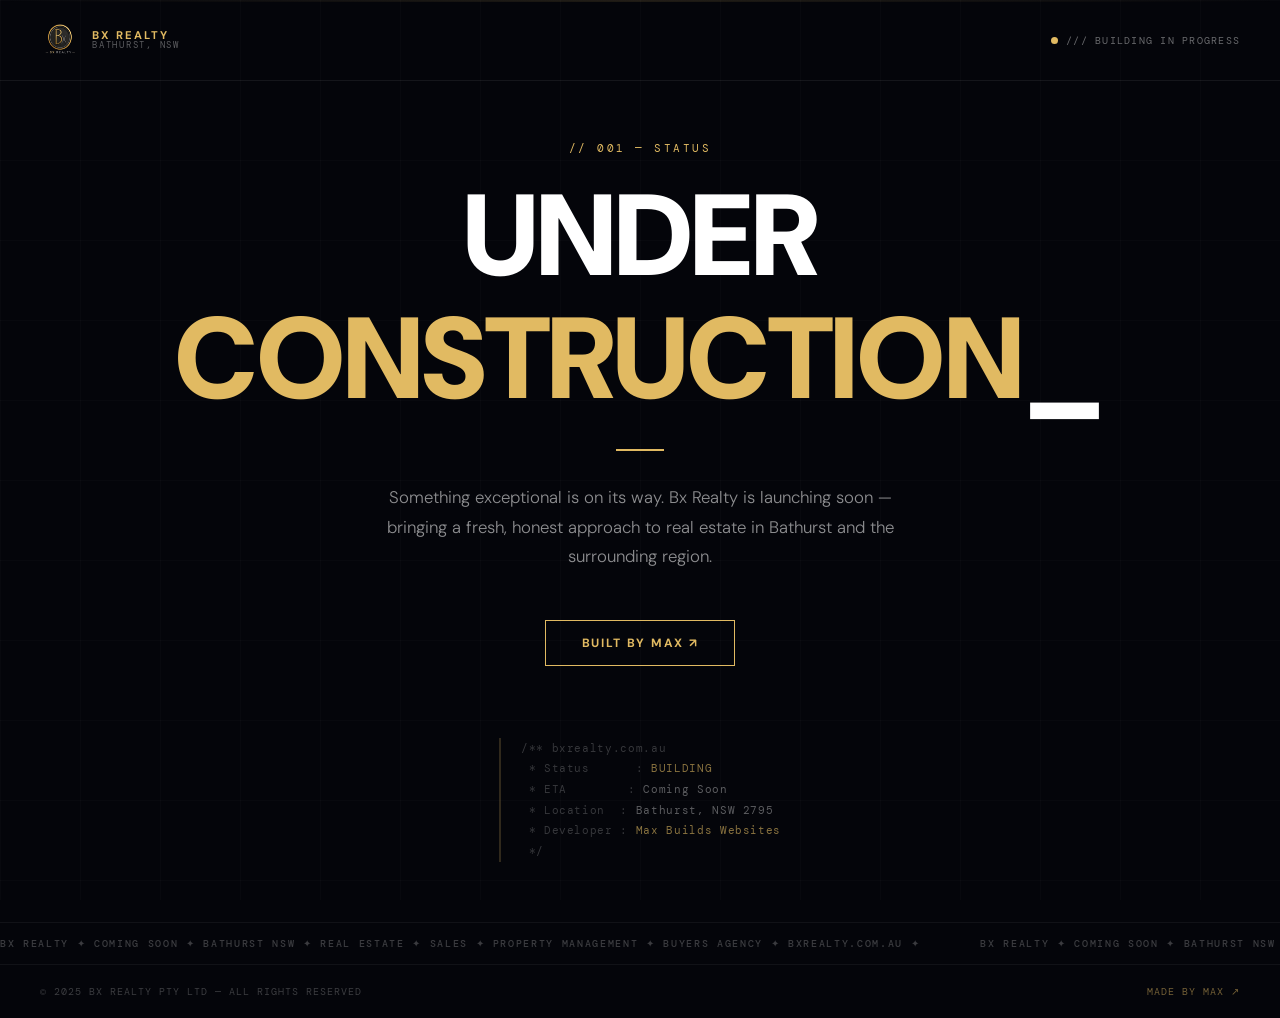
<file: index_construction.html>
<!DOCTYPE html>
<html lang="en">
<head>
  <meta charset="UTF-8" />
  <meta name="viewport" content="width=device-width, initial-scale=1.0" />
  <title>Bx Realty — Coming Soon</title>
  <meta name="description" content="Bx Realty — Something great is coming. Bathurst's newest real estate agency." />
  <meta name="theme-color" content="#04050a" />
  <link rel="icon" type="image/png" href="assets/images/bxrealty-logo.png" />
  <link rel="preconnect" href="https://fonts.googleapis.com" />
  <link href="https://fonts.googleapis.com/css2?family=DM+Mono:wght@300;400;500&family=DM+Sans:wght@300;400;500;700;900&display=swap" rel="stylesheet" />

  <!-- Keyframe animations only — all other styles are inline to avoid CSS conflicts -->
  <style>
    @keyframes blink   { 0%,100%{opacity:1} 50%{opacity:0} }
    @keyframes fadeUp  { from{opacity:0;transform:translateY(28px)} to{opacity:1;transform:translateY(0)} }
    @keyframes pulse   { 0%,100%{box-shadow:0 0 0 0 rgba(225,186,98,.4)} 70%{box-shadow:0 0 0 10px rgba(225,186,98,0)} }
    @keyframes scroll  { 0%{transform:translateX(0)} 100%{transform:translateX(-50%)} }
    @keyframes glow    { 0%,100%{text-shadow:0 0 20px rgba(225,186,98,.3)} 50%{text-shadow:0 0 60px rgba(225,186,98,.7), 0 0 120px rgba(225,186,98,.3)} }
    @keyframes scanline{ 0%{top:-10%} 100%{top:110%} }

    * { margin: 0; padding: 0; box-sizing: border-box; }

    ::selection {
      background: rgba(225,186,98,.25);
      color: #fff;
    }

    /* Scrolling ticker */
    .ticker-wrap { overflow: hidden; width: 100%; }
    .ticker-track {
      display: flex;
      width: max-content;
      animation: scroll 28s linear infinite;
    }
    .ticker-track:hover { animation-play-state: paused; }
  </style>
</head>

<body style="
  background: #04050a;
  color: #ffffff;
  font-family: 'DM Sans', sans-serif;
  min-height: 100vh;
  display: flex;
  flex-direction: column;
  overflow-x: hidden;
">

  <!-- Subtle grid overlay -->
  <div aria-hidden="true" style="
    position: fixed; inset: 0; z-index: 0; pointer-events: none;
    background-image:
      linear-gradient(rgba(255,255,255,.018) 1px, transparent 1px),
      linear-gradient(90deg, rgba(255,255,255,.018) 1px, transparent 1px);
    background-size: 80px 80px;
  "></div>

  <!-- Animated scanline -->
  <div aria-hidden="true" style="
    position: fixed; left: 0; right: 0; height: 2px; z-index: 1; pointer-events: none;
    background: linear-gradient(90deg, transparent, rgba(225,186,98,.12), transparent);
    animation: scanline 7s linear infinite;
  "></div>

  <!-- ── Top bar ────────────────────────────────────────────── -->
  <header style="
    position: relative; z-index: 10;
    padding: 20px 40px;
    display: flex; align-items: center; justify-content: space-between;
    border-bottom: 1px solid rgba(255,255,255,.055);
    animation: fadeUp .6s ease both;
  ">
    <!-- Logo -->
    <div style="display:flex; align-items:center; gap:12px;">
      <img src="assets/images/bxrealty-logo.png"
           alt="Bx Realty"
           style="height:40px; width:auto;" />
      <div style="line-height:1.1;">
        <div style="
          font-size:.7rem; font-weight:700;
          letter-spacing:.18em; text-transform:uppercase;
          color:#e1ba62;
        ">BX Realty</div>
        <div style="
          font-size:.55rem; color:rgba(255,255,255,.35);
          letter-spacing:.2em; text-transform:uppercase;
          font-family:'DM Mono', monospace;
        ">Bathurst, NSW</div>
      </div>
    </div>

    <!-- Status indicator -->
    <div style="
      display:flex; align-items:center; gap:8px;
      font-family:'DM Mono', monospace;
      font-size:.65rem; color:rgba(255,255,255,.4);
      letter-spacing:.12em; text-transform:uppercase;
    ">
      <span style="
        display:inline-block; width:7px; height:7px;
        border-radius:50%; background:#e1ba62;
        animation: pulse 2s infinite;
      "></span>
      /// Building in progress
    </div>
  </header>

  <!-- ── Main content ───────────────────────────────────────── -->
  <main style="
    flex: 1; position: relative; z-index: 10;
    display: flex; flex-direction: column;
    align-items: center; justify-content: center;
    padding: 60px 24px; text-align: center;
  ">

    <!-- Eyebrow label -->
    <div style="
      font-family: 'DM Mono', monospace;
      font-size: .7rem; font-weight: 400;
      color: #e1ba62;
      letter-spacing: .22em; text-transform: uppercase;
      margin-bottom: 24px;
      animation: fadeUp .7s ease .1s both;
    ">// 001 — Status</div>

    <!-- Main heading -->
    <h1 style="
      font-size: clamp(2.8rem, 9vw, 7.5rem);
      font-weight: 900;
      letter-spacing: -.02em;
      line-height: 1;
      text-transform: uppercase;
      color: #ffffff;
      margin-bottom: 8px;
      animation: fadeUp .7s ease .2s both, glow 4s ease-in-out 1s infinite;
    ">Under</h1>

    <h1 style="
      font-size: clamp(2.8rem, 9vw, 7.5rem);
      font-weight: 900;
      letter-spacing: -.02em;
      line-height: 1;
      text-transform: uppercase;
      color: #e1ba62;
      margin-bottom: 32px;
      animation: fadeUp .7s ease .3s both;
    ">Construction<span style="animation: blink 1s step-end infinite; color:#fff;">_</span></h1>

    <!-- Rule -->
    <div style="
      width: 48px; height: 2px;
      background: #e1ba62;
      margin: 0 auto 32px;
      animation: fadeUp .7s ease .4s both;
    "></div>

    <!-- Description -->
    <p style="
      max-width: 520px;
      font-size: 1.05rem;
      font-weight: 300;
      line-height: 1.75;
      color: rgba(255,255,255,.55);
      margin-bottom: 48px;
      animation: fadeUp .7s ease .5s both;
    ">
      Something exceptional is on its way. Bx Realty is launching soon —
      bringing a fresh, honest approach to real estate in Bathurst and the
      surrounding region.
    </p>

    <!-- CTA button -->
    <a href="https://yherhr.github.io/Max-Portfolio/"
       target="_blank"
       rel="noopener noreferrer"
       style="
      display: inline-flex; align-items: center; gap: 10px;
      padding: 14px 36px;
      font-family: 'DM Sans', sans-serif;
      font-size: .75rem; font-weight: 700;
      letter-spacing: .14em; text-transform: uppercase;
      color: #e1ba62;
      border: 1px solid #e1ba62;
      text-decoration: none;
      transition: background .25s, color .25s;
      animation: fadeUp .7s ease .6s both;
    "
    onmouseover="this.style.background='#e1ba62'; this.style.color='#04050a';"
    onmouseout="this.style.background='transparent'; this.style.color='#e1ba62';">
      Built by Max ↗
    </a>

    <!-- Code comment block -->
    <div style="
      margin-top: 72px;
      font-family: 'DM Mono', monospace;
      font-size: .68rem;
      color: rgba(255,255,255,.2);
      letter-spacing: .06em;
      line-height: 1.9;
      text-align: left;
      border-left: 2px solid rgba(225,186,98,.2);
      padding-left: 20px;
      animation: fadeUp .7s ease .8s both;
    ">
      <div>/** bxrealty.com.au</div>
      <div>&nbsp;* Status&nbsp;&nbsp;&nbsp;&nbsp;&nbsp;&nbsp;: <span style="color:rgba(225,186,98,.6);">BUILDING</span></div>
      <div>&nbsp;* ETA&nbsp;&nbsp;&nbsp;&nbsp;&nbsp;&nbsp;&nbsp;&nbsp;: <span style="color:rgba(255,255,255,.35);">Coming Soon</span></div>
      <div>&nbsp;* Location&nbsp;&nbsp;: <span style="color:rgba(255,255,255,.35);">Bathurst, NSW 2795</span></div>
      <div>&nbsp;* Developer&nbsp;: <span style="color:rgba(225,186,98,.6);">Max Builds Websites</span></div>
      <div>&nbsp;*/</div>
    </div>

  </main>

  <!-- ── Scrolling ticker ───────────────────────────────────── -->
  <div style="
    position: relative; z-index: 10;
    border-top: 1px solid rgba(255,255,255,.055);
    border-bottom: 1px solid rgba(255,255,255,.055);
    padding: 14px 0;
    overflow: hidden;
  ">
    <div class="ticker-wrap">
      <div class="ticker-track" style="
        font-family: 'DM Mono', monospace;
        font-size: .65rem; font-weight: 500;
        letter-spacing: .16em; text-transform: uppercase;
        color: rgba(255,255,255,.22);
        white-space: nowrap;
      ">
        <!-- Two copies for seamless loop -->
        <span style="padding-right:60px;">BX REALTY ✦ COMING SOON ✦ BATHURST NSW ✦ REAL ESTATE ✦ SALES ✦ PROPERTY MANAGEMENT ✦ BUYERS AGENCY ✦ BXREALTY.COM.AU ✦</span>
        <span style="padding-right:60px;">BX REALTY ✦ COMING SOON ✦ BATHURST NSW ✦ REAL ESTATE ✦ SALES ✦ PROPERTY MANAGEMENT ✦ BUYERS AGENCY ✦ BXREALTY.COM.AU ✦</span>
      </div>
    </div>
  </div>

  <!-- ── Footer ─────────────────────────────────────────────── -->
  <footer style="
    position: relative; z-index: 10;
    padding: 20px 40px;
    display: flex; align-items: center; justify-content: space-between;
    flex-wrap: wrap; gap: 12px;
    font-family: 'DM Mono', monospace;
    font-size: .62rem;
    color: rgba(255,255,255,.22);
    letter-spacing: .1em; text-transform: uppercase;
  ">
    <span>© 2025 BX Realty Pty Ltd — All rights reserved</span>
    <a href="https://yherhr.github.io/Max-Portfolio/"
       target="_blank" rel="noopener noreferrer"
       style="color:rgba(225,186,98,.5); text-decoration:none; transition:color .2s;"
       onmouseover="this.style.color='#e1ba62';"
       onmouseout="this.style.color='rgba(225,186,98,.5)';">
      Made by Max ↗
    </a>
  </footer>

</body>
</html>
</file>
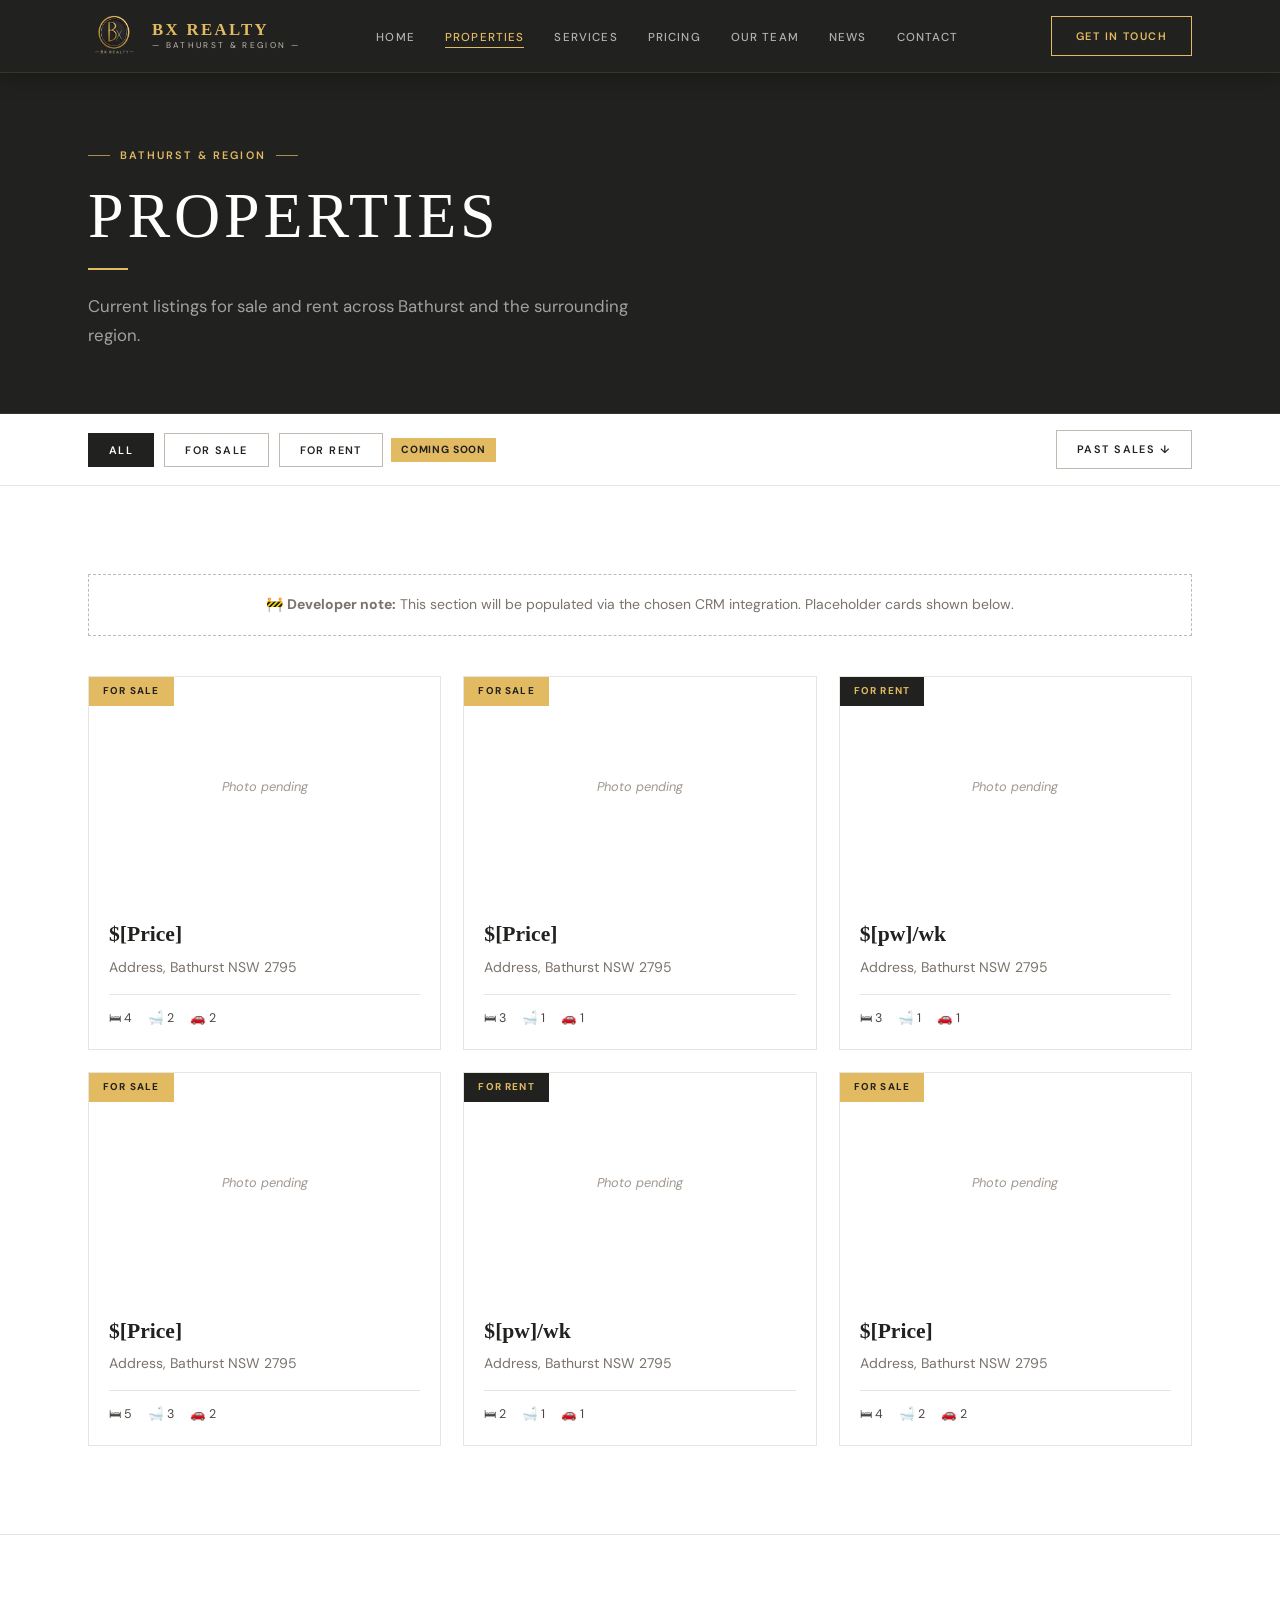
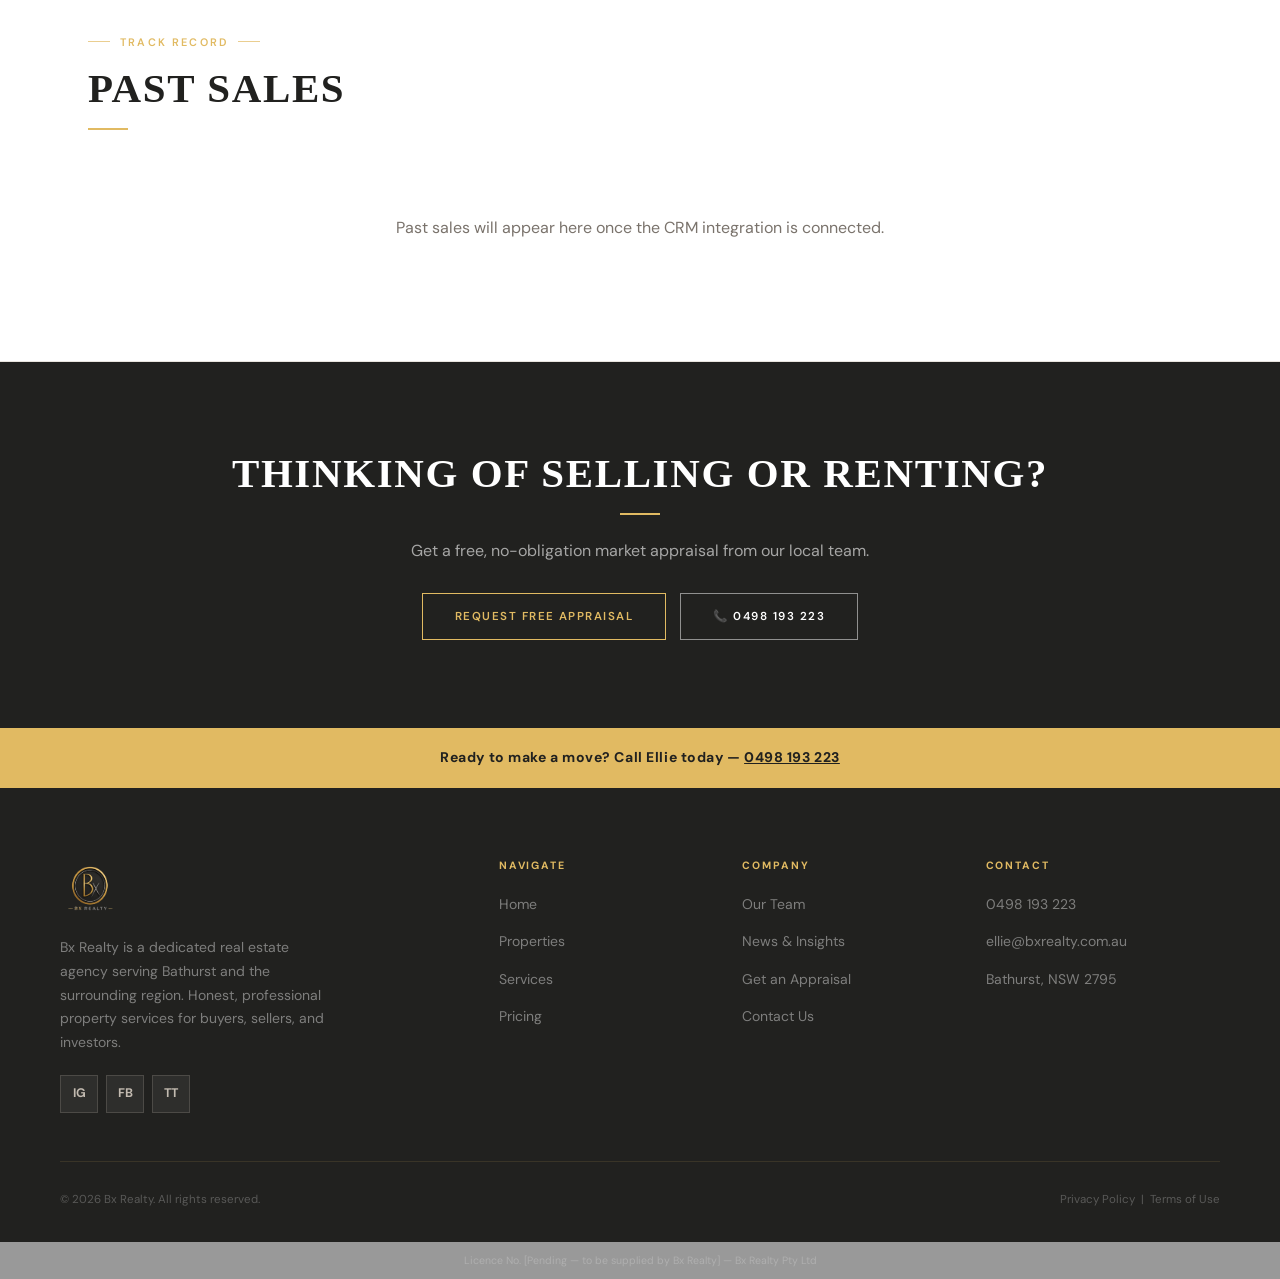
<file: listings.html>
<!DOCTYPE html>
<html lang="en">
<head>
  <meta charset="UTF-8" /><meta name="viewport" content="width=device-width, initial-scale=1.0" />
  <title>Properties — Bx Realty Bathurst</title>
  <link rel="icon" type="image/png" href="assets/images/bxrealty-logo.png" />
  <meta name="theme-color" content="#21211f" />
  <link rel="preconnect" href="https://fonts.googleapis.com" />
  <link href="https://fonts.googleapis.com/css2?family=Cormorant+Garant:ital,wght@0,400;0,500;0,600;0,700;1,400&family=DM+Sans:ital,opsz,wght@0,9..40,400;0,9..40,500;0,9..40,600;0,9..40,700&display=swap" rel="stylesheet" />
  <link rel="stylesheet" href="style.css" />
</head>
<body>
<div id="site-nav"></div>

<div class="page-band">
  <div class="container">
    <span class="label">Bathurst &amp; Region</span>
    <h1>Properties</h1>
    <span class="rule"></span>
    <p>Current listings for sale and rent across Bathurst and the surrounding region.</p>
  </div>
</div>

<!-- Filter tabs -->
<div style="background:var(--white);border-bottom:1px solid var(--light-grey);padding:16px 28px;">
  <div class="container" style="display:flex;gap:10px;flex-wrap:wrap;align-items:center;">
    <button class="btn btn-dark" style="font-size:.68rem;padding:9px 20px;">All</button>
    <button class="btn btn-ghost" style="font-size:.68rem;padding:9px 20px;">For Sale</button>
    <span style="display:inline-flex;align-items:center;gap:8px;">
      <button class="btn btn-ghost" style="font-size:.68rem;padding:9px 20px;">For Rent</button>
      <span style="font-size:.65rem;background:var(--gold);color:var(--black);padding:3px 10px;font-weight:700;letter-spacing:.08em;text-transform:uppercase;">Coming Soon</span>
    </span>
    <a href="#past-sales" class="btn btn-ghost" style="font-size:.68rem;padding:9px 20px;margin-left:auto;">Past Sales &darr;</a>
  </div>
</div>

<section class="section">
  <div class="container">
    <p style="background:var(--white);border:1px dashed var(--silver);padding:18px;font-size:.875rem;color:var(--text-muted);text-align:center;margin-bottom:40px;">
      &#x1F6A7; <strong>Developer note:</strong> This section will be populated via the chosen CRM integration. Placeholder cards shown below.
    </p>
    <div class="listing-grid">
      <article class="listing-card"><div class="listing-img"><div class="listing-img-ph">Photo pending</div><span class="badge">For Sale</span></div><div class="listing-body"><div class="listing-price">$[Price]</div><div class="listing-addr">Address, Bathurst NSW 2795</div><div class="listing-feats"><span>&#x1F6CF; 4</span><span>&#x1F6C1; 2</span><span>&#x1F697; 2</span></div></div></article>
      <article class="listing-card"><div class="listing-img"><div class="listing-img-ph">Photo pending</div><span class="badge">For Sale</span></div><div class="listing-body"><div class="listing-price">$[Price]</div><div class="listing-addr">Address, Bathurst NSW 2795</div><div class="listing-feats"><span>&#x1F6CF; 3</span><span>&#x1F6C1; 1</span><span>&#x1F697; 1</span></div></div></article>
      <article class="listing-card"><div class="listing-img"><div class="listing-img-ph">Photo pending</div><span class="badge rent">For Rent</span></div><div class="listing-body"><div class="listing-price">$[pw]/wk</div><div class="listing-addr">Address, Bathurst NSW 2795</div><div class="listing-feats"><span>&#x1F6CF; 3</span><span>&#x1F6C1; 1</span><span>&#x1F697; 1</span></div></div></article>
      <article class="listing-card"><div class="listing-img"><div class="listing-img-ph">Photo pending</div><span class="badge">For Sale</span></div><div class="listing-body"><div class="listing-price">$[Price]</div><div class="listing-addr">Address, Bathurst NSW 2795</div><div class="listing-feats"><span>&#x1F6CF; 5</span><span>&#x1F6C1; 3</span><span>&#x1F697; 2</span></div></div></article>
      <article class="listing-card"><div class="listing-img"><div class="listing-img-ph">Photo pending</div><span class="badge rent">For Rent</span></div><div class="listing-body"><div class="listing-price">$[pw]/wk</div><div class="listing-addr">Address, Bathurst NSW 2795</div><div class="listing-feats"><span>&#x1F6CF; 2</span><span>&#x1F6C1; 1</span><span>&#x1F697; 1</span></div></div></article>
      <article class="listing-card"><div class="listing-img"><div class="listing-img-ph">Photo pending</div><span class="badge">For Sale</span></div><div class="listing-body"><div class="listing-price">$[Price]</div><div class="listing-addr">Address, Bathurst NSW 2795</div><div class="listing-feats"><span>&#x1F6CF; 4</span><span>&#x1F6C1; 2</span><span>&#x1F697; 2</span></div></div></article>
    </div>
  </div>
</section>

<!-- Past sales -->
<section class="section section-cream" id="past-sales">
  <div class="container">
    <div class="sh"><span class="label">Track Record</span><h2>Past Sales</h2><span class="rule"></span></div>
    <p style="color:var(--text-muted);text-align:center;padding:32px 0;">Past sales will appear here once the CRM integration is connected.</p>
  </div>
</section>

<section class="section section-dark" style="text-align:center;">
  <div class="container">
    <h2>Thinking of Selling or Renting?</h2>
    <span class="rule center"></span>
    <p style="max-width:480px;margin:0 auto 28px;">Get a free, no-obligation market appraisal from our local team.</p>
    <div style="display:flex;gap:14px;justify-content:center;flex-wrap:wrap;">
      <a href="appraisal.html" class="btn btn-gold">Request Free Appraisal</a>
      <a href="tel:0498193223" class="btn btn-white">&#x1F4DE; 0498 193 223</a>
    </div>
  </div>
</section>

<div id="site-footer"></div>
<script src="components.js"></script>
</body>
</html>
</file>
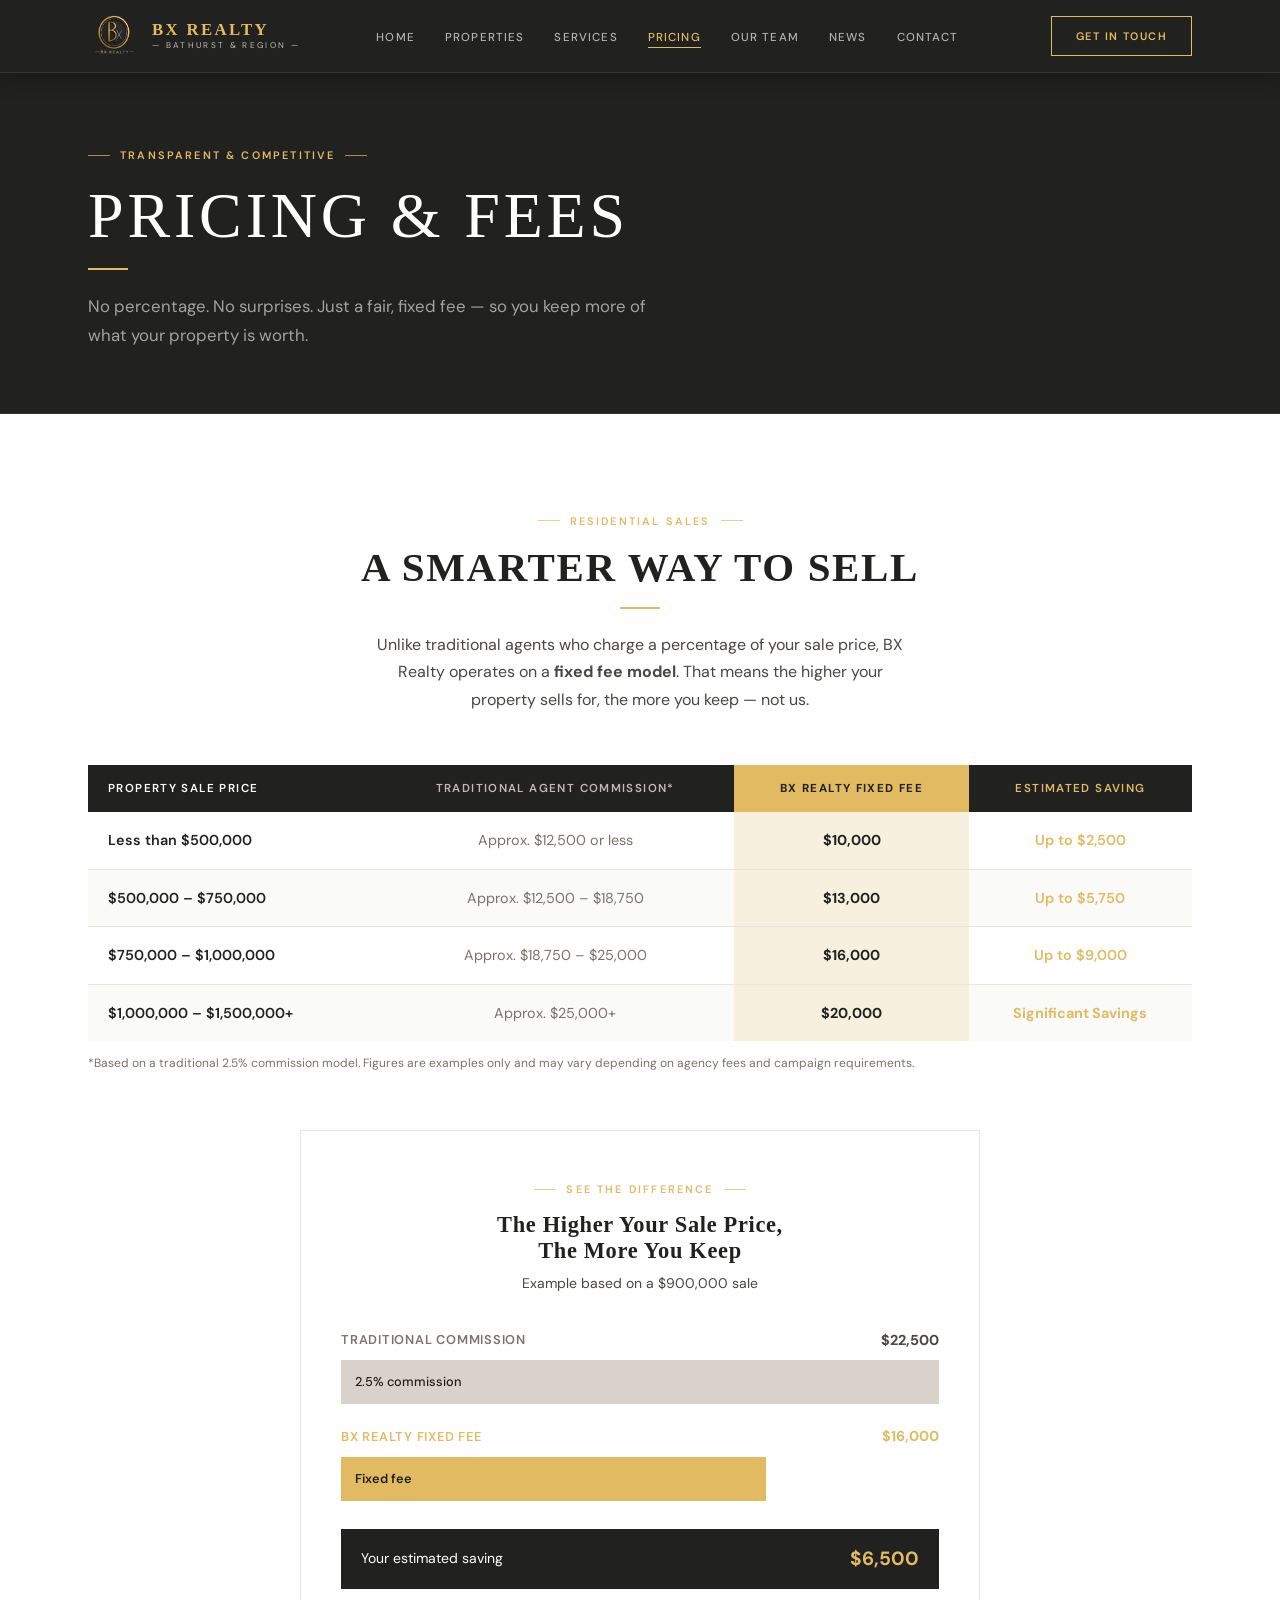
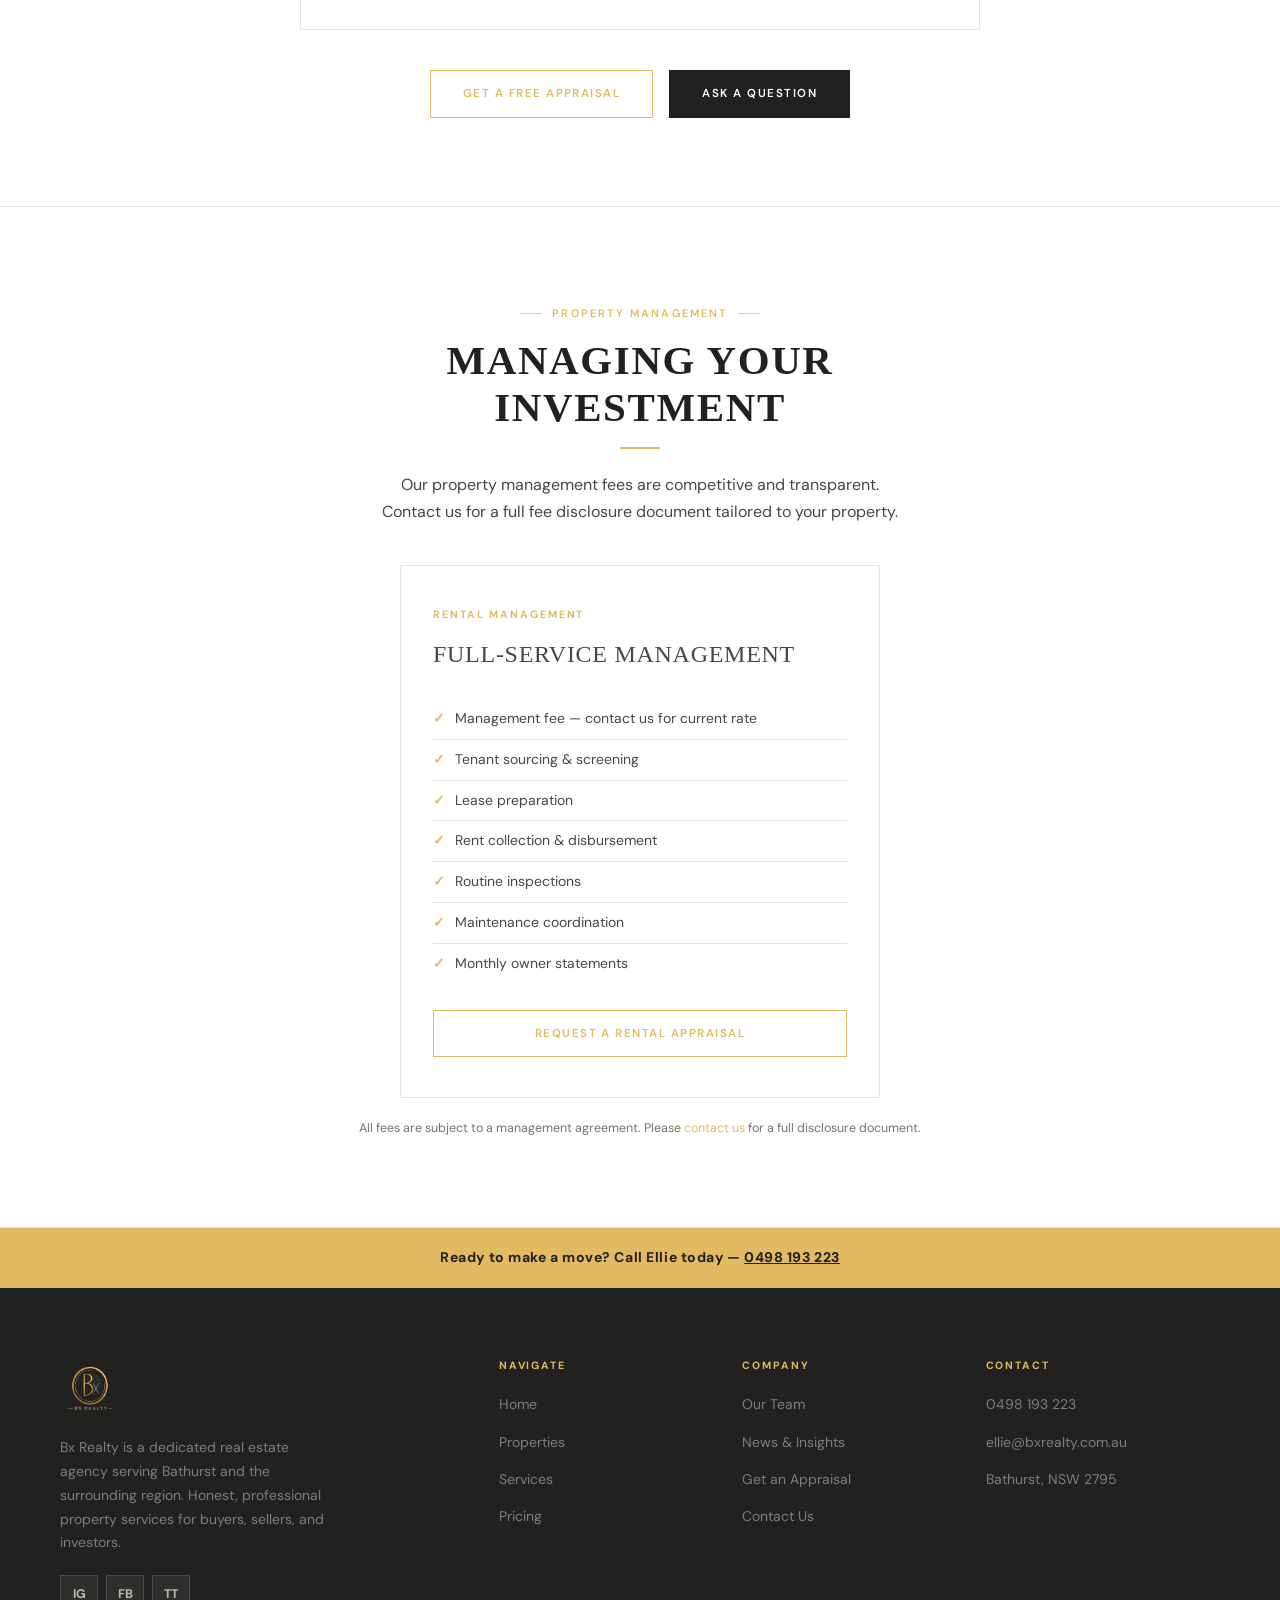
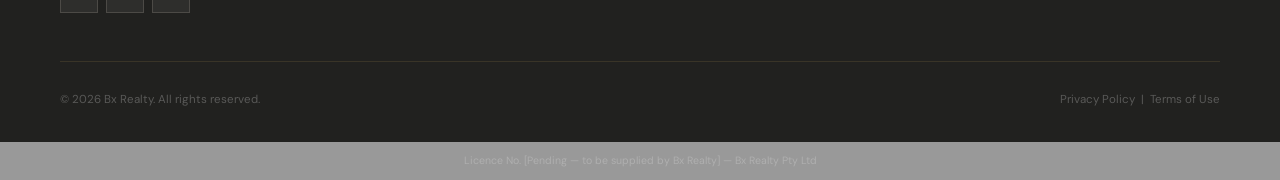
<file: pricing.html>
<!DOCTYPE html>
<html lang="en">
<head>
  <meta charset="UTF-8" /><meta name="viewport" content="width=device-width, initial-scale=1.0" />
  <title>Pricing &amp; Fees — Bx Realty Bathurst</title>
  <link rel="icon" type="image/png" href="assets/images/bxrealty-logo.png" />
  <meta name="theme-color" content="#21211f" />
  <link rel="preconnect" href="https://fonts.googleapis.com" />
  <link href="https://fonts.googleapis.com/css2?family=Cormorant+Garant:ital,wght@0,400;0,500;0,600;0,700;1,400&family=DM+Sans:ital,opsz,wght@0,9..40,400;0,9..40,500;0,9..40,600;0,9..40,700&display=swap" rel="stylesheet" />
  <link rel="stylesheet" href="style.css" />
</head>
<body>
<div id="site-nav"></div>

<div class="page-band">
  <div class="container">
    <span class="label">Transparent &amp; Competitive</span>
    <h1>Pricing &amp; Fees</h1>
    <span class="rule"></span>
    <p>No percentage. No surprises. Just a fair, fixed fee — so you keep more of what your property is worth.</p>
  </div>
</div>

<!-- ── Sales — Fixed Fee ───────────────────────────────────────── -->
<section class="section">
  <div class="container">

    <div class="sh center" style="max-width:680px;margin:0 auto 52px;">
      <span class="label">Residential Sales</span>
      <h2>A Smarter Way to Sell</h2>
      <span class="rule center"></span>
      <p>Unlike traditional agents who charge a percentage of your sale price, BX Realty operates on a <strong>fixed fee model</strong>. That means the higher your property sells for, the more you keep — not us.</p>
    </div>

    <!-- Fee comparison table -->
    <div style="overflow-x:auto;margin-bottom:56px;">
      <table style="width:100%;border-collapse:collapse;font-size:.9rem;">
        <thead>
          <tr>
            <th style="background:var(--black);color:var(--white);padding:14px 20px;text-align:left;font-size:.72rem;letter-spacing:.12em;text-transform:uppercase;font-weight:600;">Property Sale Price</th>
            <th style="background:var(--black);color:var(--silver);padding:14px 20px;text-align:center;font-size:.72rem;letter-spacing:.12em;text-transform:uppercase;font-weight:600;">Traditional Agent Commission*</th>
            <th style="background:var(--gold);color:var(--black);padding:14px 20px;text-align:center;font-size:.72rem;letter-spacing:.12em;text-transform:uppercase;font-weight:700;">BX Realty Fixed Fee</th>
            <th style="background:var(--black);color:var(--gold);padding:14px 20px;text-align:center;font-size:.72rem;letter-spacing:.12em;text-transform:uppercase;font-weight:600;">Estimated Saving</th>
          </tr>
        </thead>
        <tbody>
          <tr>
            <td style="padding:16px 20px;border-bottom:1px solid var(--light-grey);font-weight:600;color:var(--black);">Less than $500,000</td>
            <td style="padding:16px 20px;border-bottom:1px solid var(--light-grey);text-align:center;color:var(--text-muted);">Approx. $12,500 or less</td>
            <td style="padding:16px 20px;border-bottom:1px solid var(--light-grey);text-align:center;font-weight:700;color:var(--black);background:var(--gold-pale);">$10,000</td>
            <td style="padding:16px 20px;border-bottom:1px solid var(--light-grey);text-align:center;color:var(--gold);font-weight:600;">Up to $2,500</td>
          </tr>
          <tr style="background:#fafaf8;">
            <td style="padding:16px 20px;border-bottom:1px solid var(--light-grey);font-weight:600;color:var(--black);">$500,000 – $750,000</td>
            <td style="padding:16px 20px;border-bottom:1px solid var(--light-grey);text-align:center;color:var(--text-muted);">Approx. $12,500 – $18,750</td>
            <td style="padding:16px 20px;border-bottom:1px solid var(--light-grey);text-align:center;font-weight:700;color:var(--black);background:var(--gold-pale);">$13,000</td>
            <td style="padding:16px 20px;border-bottom:1px solid var(--light-grey);text-align:center;color:var(--gold);font-weight:600;">Up to $5,750</td>
          </tr>
          <tr>
            <td style="padding:16px 20px;border-bottom:1px solid var(--light-grey);font-weight:600;color:var(--black);">$750,000 – $1,000,000</td>
            <td style="padding:16px 20px;border-bottom:1px solid var(--light-grey);text-align:center;color:var(--text-muted);">Approx. $18,750 – $25,000</td>
            <td style="padding:16px 20px;border-bottom:1px solid var(--light-grey);text-align:center;font-weight:700;color:var(--black);background:var(--gold-pale);">$16,000</td>
            <td style="padding:16px 20px;border-bottom:1px solid var(--light-grey);text-align:center;color:var(--gold);font-weight:600;">Up to $9,000</td>
          </tr>
          <tr style="background:#fafaf8;">
            <td style="padding:16px 20px;font-weight:600;color:var(--black);">$1,000,000 – $1,500,000+</td>
            <td style="padding:16px 20px;text-align:center;color:var(--text-muted);">Approx. $25,000+</td>
            <td style="padding:16px 20px;text-align:center;font-weight:700;color:var(--black);background:var(--gold-pale);">$20,000</td>
            <td style="padding:16px 20px;text-align:center;color:var(--gold);font-weight:700;">Significant Savings</td>
          </tr>
        </tbody>
      </table>
      <p style="font-size:.75rem;color:var(--text-muted);margin-top:12px;">*Based on a traditional 2.5% commission model. Figures are examples only and may vary depending on agency fees and campaign requirements.</p>
    </div>

    <!-- Bar chart visual -->
    <div style="background:var(--white);border:1px solid var(--light-grey);padding:40px;max-width:680px;margin:0 auto;">
      <div class="sh center" style="margin-bottom:32px;">
        <span class="label">See the Difference</span>
        <h3 style="font-size:1.4rem;">The Higher Your Sale Price,<br>The More You Keep</h3>
        <p style="font-size:.875rem;margin-top:8px;">Example based on a $900,000 sale</p>
      </div>

      <div style="margin-bottom:20px;">
        <div style="display:flex;align-items:center;justify-content:space-between;margin-bottom:8px;">
          <span style="font-size:.8rem;font-weight:600;color:var(--text-muted);text-transform:uppercase;letter-spacing:.06em;">Traditional Commission</span>
          <span style="font-size:.9rem;font-weight:700;color:var(--dark-grey);">$22,500</span>
        </div>
        <div style="height:44px;background:var(--silver-light,#d8d2cb);width:100%;display:flex;align-items:center;padding-left:14px;">
          <span style="font-size:.8rem;color:var(--black);font-weight:500;">2.5% commission</span>
        </div>
      </div>

      <div style="margin-bottom:28px;">
        <div style="display:flex;align-items:center;justify-content:space-between;margin-bottom:8px;">
          <span style="font-size:.8rem;font-weight:600;color:var(--gold);text-transform:uppercase;letter-spacing:.06em;">BX Realty Fixed Fee</span>
          <span style="font-size:.9rem;font-weight:700;color:var(--gold);">$16,000</span>
        </div>
        <div style="height:44px;background:var(--gold);width:71%;display:flex;align-items:center;padding-left:14px;">
          <span style="font-size:.8rem;color:var(--black);font-weight:600;">Fixed fee</span>
        </div>
      </div>

      <div style="background:var(--black);color:var(--white);padding:14px 20px;display:flex;justify-content:space-between;align-items:center;">
        <span style="font-size:.875rem;">Your estimated saving</span>
        <strong style="font-size:1.2rem;color:var(--gold);">$6,500</strong>
      </div>
    </div>

    <div style="text-align:center;margin-top:40px;">
      <a href="appraisal.html" class="btn btn-gold" style="margin-right:12px;">Get a Free Appraisal</a>
      <a href="contact.html" class="btn btn-dark">Ask a Question</a>
    </div>

  </div>
</section>

<!-- ── Property Management ─────────────────────────────────────── -->
<section class="section section-cream">
  <div class="container">
    <div style="max-width:680px;margin:0 auto;">
      <div class="sh center" style="margin-bottom:40px;">
        <span class="label">Property Management</span>
        <h2>Managing Your Investment</h2>
        <span class="rule center"></span>
        <p>Our property management fees are competitive and transparent. Contact us for a full fee disclosure document tailored to your property.</p>
      </div>
      <div class="pricing-card" style="max-width:480px;margin:0 auto;">
        <span class="pricing-tag">Rental Management</span>
        <p class="pricing-name">Full-Service Management</p>
        <ul>
          <li><span class="tick">&#x2713;</span>Management fee — contact us for current rate</li>
          <li><span class="tick">&#x2713;</span>Tenant sourcing &amp; screening</li>
          <li><span class="tick">&#x2713;</span>Lease preparation</li>
          <li><span class="tick">&#x2713;</span>Rent collection &amp; disbursement</li>
          <li><span class="tick">&#x2713;</span>Routine inspections</li>
          <li><span class="tick">&#x2713;</span>Maintenance coordination</li>
          <li><span class="tick">&#x2713;</span>Monthly owner statements</li>
        </ul>
        <a href="appraisal.html" class="btn btn-gold" style="width:100%;justify-content:center;">Request a Rental Appraisal</a>
      </div>
      <p style="margin-top:20px;font-size:.78rem;color:var(--text-muted);text-align:center;">All fees are subject to a management agreement. Please <a href="contact.html" style="color:var(--gold);">contact us</a> for a full disclosure document.</p>
    </div>
  </div>
</section>

<div id="site-footer"></div>
<script src="components.js"></script>
</body>
</html>
</file>
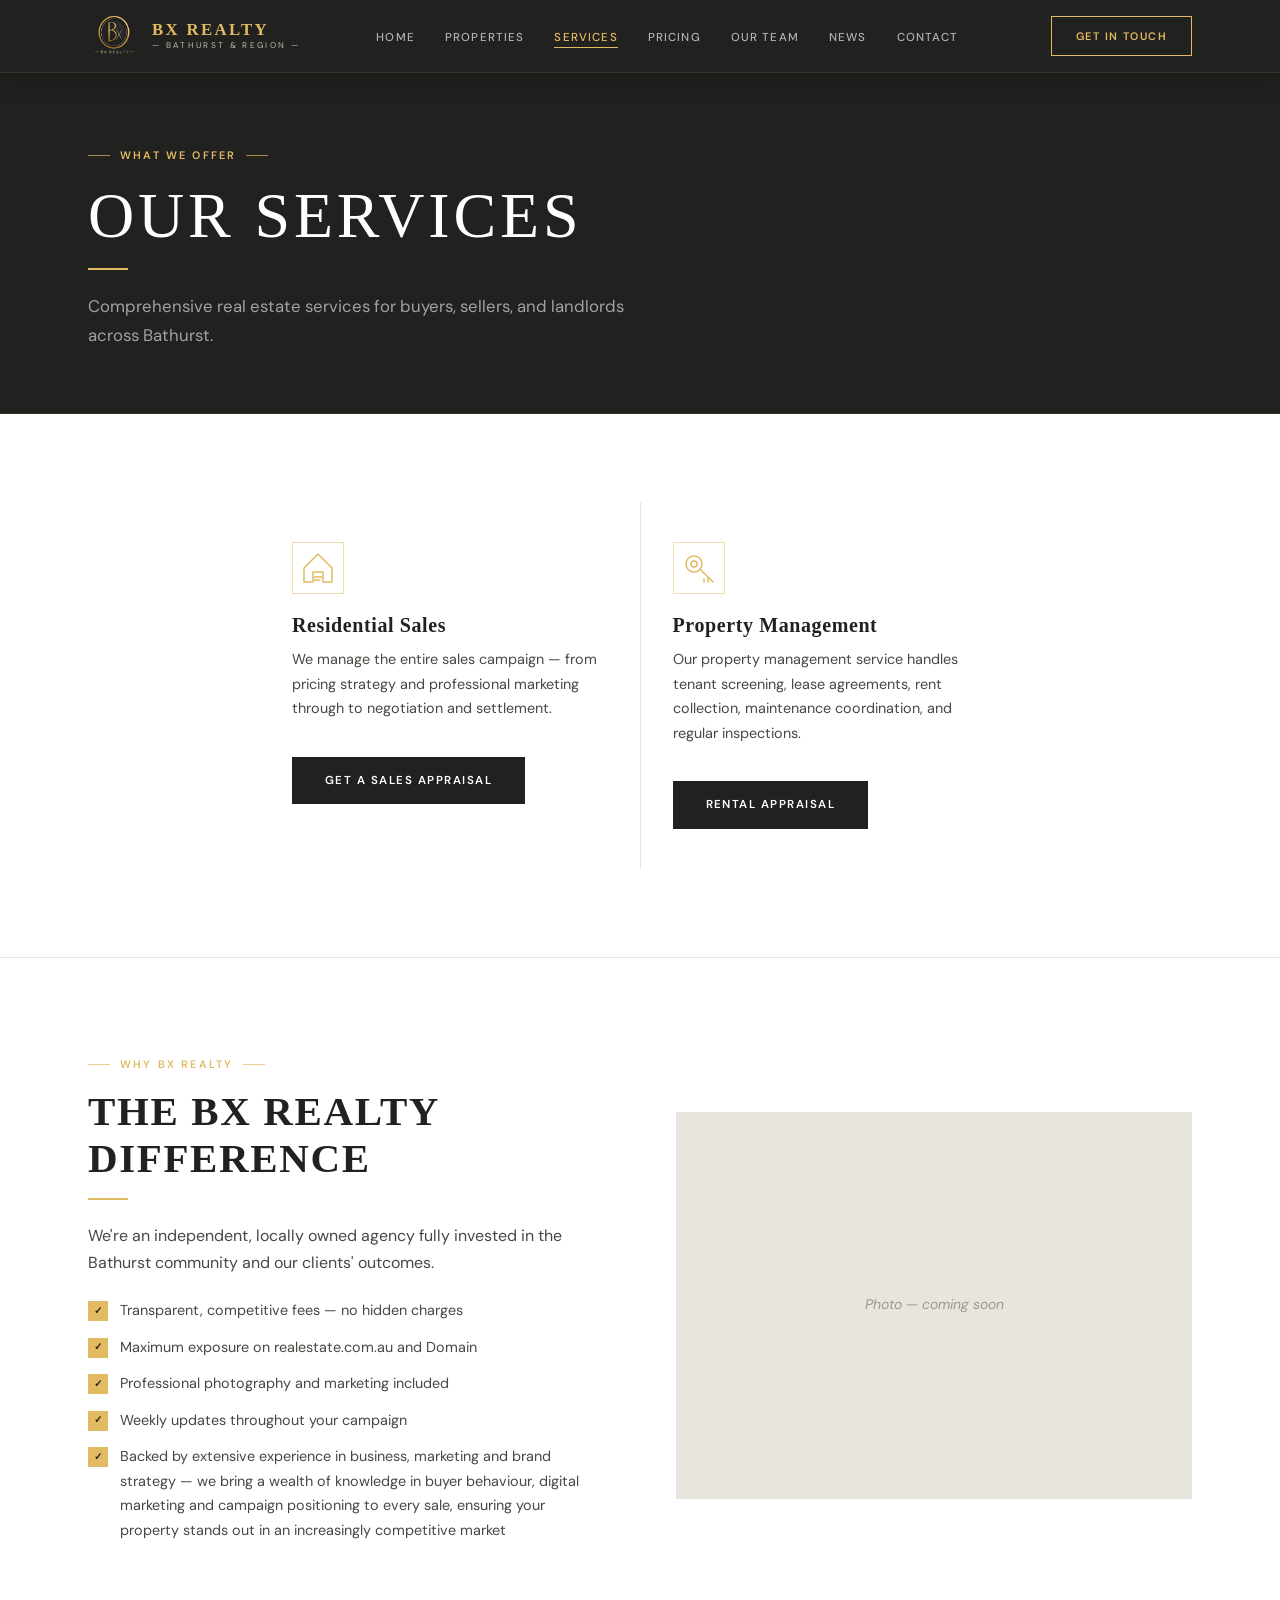
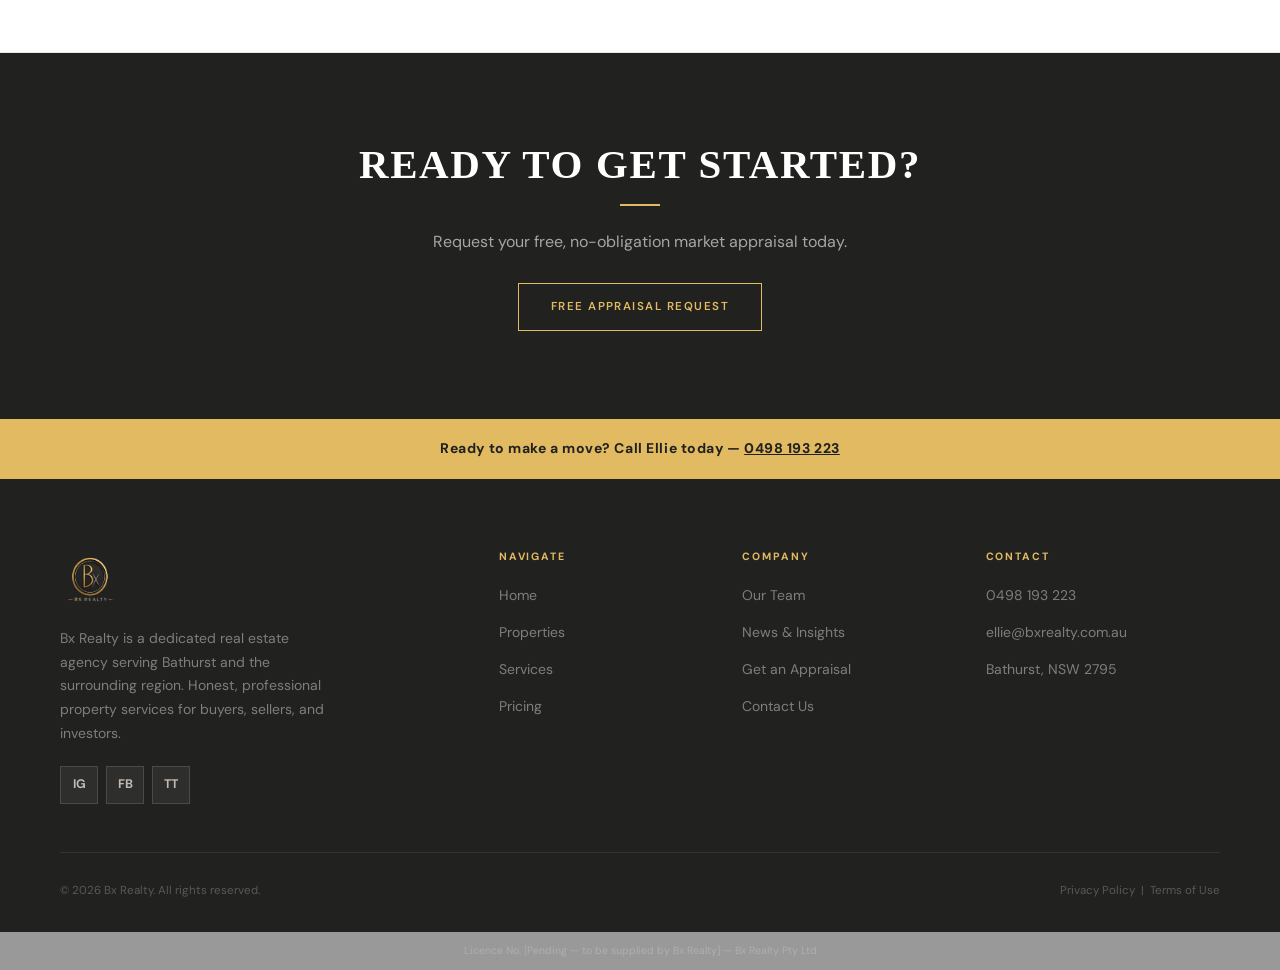
<file: services.html>
<!DOCTYPE html>
<html lang="en">
<head>
  <meta charset="UTF-8" /><meta name="viewport" content="width=device-width, initial-scale=1.0" />
  <title>Our Services — Bx Realty Bathurst</title>
  <link rel="icon" type="image/png" href="assets/images/bxrealty-logo.png" />
  <meta name="theme-color" content="#21211f" />
  <link rel="preconnect" href="https://fonts.googleapis.com" />
  <link href="https://fonts.googleapis.com/css2?family=Cormorant+Garant:ital,wght@0,400;0,500;0,600;0,700;1,400&family=DM+Sans:ital,opsz,wght@0,9..40,400;0,9..40,500;0,9..40,600;0,9..40,700&display=swap" rel="stylesheet" />
  <link rel="stylesheet" href="style.css" />
</head>
<body>
<div id="site-nav"></div>

<div class="page-band">
  <div class="container">
    <span class="label">What We Offer</span>
    <h1>Our Services</h1>
    <span class="rule"></span>
    <p>Comprehensive real estate services for buyers, sellers, and landlords across Bathurst.</p>
  </div>
</div>

<section class="section">
  <div class="container">
    <div class="services-grid two-col">

      <!-- Residential Sales -->
      <div class="service-card">
        <div class="service-icon">
          <svg width="36" height="36" viewBox="0 0 36 36" fill="none" xmlns="http://www.w3.org/2000/svg" aria-hidden="true">
            <path d="M4 18L18 4L32 18V32H23V22H13V32H4V18Z" stroke="#e1ba62" stroke-width="1.5" stroke-linejoin="round"/>
            <path d="M14 27H22" stroke="#e1ba62" stroke-width="1.5" stroke-linecap="round"/>
            <path d="M14 30H20" stroke="#e1ba62" stroke-width="1.5" stroke-linecap="round"/>
          </svg>
        </div>
        <h3>Residential Sales</h3>
        <p>We manage the entire sales campaign — from pricing strategy and professional marketing through to negotiation and settlement.</p>
        <a href="appraisal.html" class="btn btn-dark" style="margin-top:20px;">Get a Sales Appraisal</a>
      </div>

      <!-- Property Management -->
      <div class="service-card">
        <div class="service-icon">
          <svg width="36" height="36" viewBox="0 0 36 36" fill="none" xmlns="http://www.w3.org/2000/svg" aria-hidden="true">
            <circle cx="13" cy="14" r="8" stroke="#e1ba62" stroke-width="1.5"/>
            <circle cx="13" cy="14" r="3" stroke="#e1ba62" stroke-width="1.5"/>
            <path d="M19 19L32 32" stroke="#e1ba62" stroke-width="1.5" stroke-linecap="round"/>
            <path d="M27 28V32" stroke="#e1ba62" stroke-width="1.5" stroke-linecap="round"/>
            <path d="M23 29V32" stroke="#e1ba62" stroke-width="1.5" stroke-linecap="round"/>
          </svg>
        </div>
        <h3>Property Management</h3>
        <p>Our property management service handles tenant screening, lease agreements, rent collection, maintenance coordination, and regular inspections.</p>
        <a href="appraisal.html" class="btn btn-dark" style="margin-top:20px;">Rental Appraisal</a>
      </div>

    </div>
  </div>
</section>

<!-- ── The Bx Realty Difference ───────────────────────────────── -->
<section class="section section-cream">
  <div class="container">
    <div class="about-grid">
      <div>
        <span class="label">Why Bx Realty</span>
        <h2>The Bx Realty Difference</h2>
        <span class="rule"></span>
        <p>We're an independent, locally owned agency fully invested in the Bathurst community and our clients' outcomes.</p>
        <div class="check-list">
          <div class="check-item"><div class="check-icon">&#x2713;</div><span>Transparent, competitive fees — no hidden charges</span></div>
          <div class="check-item"><div class="check-icon">&#x2713;</div><span>Maximum exposure on realestate.com.au and Domain</span></div>
          <div class="check-item"><div class="check-icon">&#x2713;</div><span>Professional photography and marketing included</span></div>
          <div class="check-item"><div class="check-icon">&#x2713;</div><span>Weekly updates throughout your campaign</span></div>
          <div class="check-item"><div class="check-icon">&#x2713;</div><span>Backed by extensive experience in business, marketing and brand strategy — we bring a wealth of knowledge in buyer behaviour, digital marketing and campaign positioning to every sale, ensuring your property stands out in an increasingly competitive market</span></div>
        </div>
      </div>
      <div class="about-img-ph">Photo — coming soon</div>
    </div>
  </div>
</section>

<section class="section section-dark" style="text-align:center;">
  <div class="container">
    <h2>Ready to Get Started?</h2>
    <span class="rule center"></span>
    <p style="max-width:460px;margin:0 auto 28px;">Request your free, no-obligation market appraisal today.</p>
    <a href="appraisal.html" class="btn btn-gold">Free Appraisal Request</a>
  </div>
</section>

<div id="site-footer"></div>
<script src="components.js"></script>
</body>
</html>
</file>
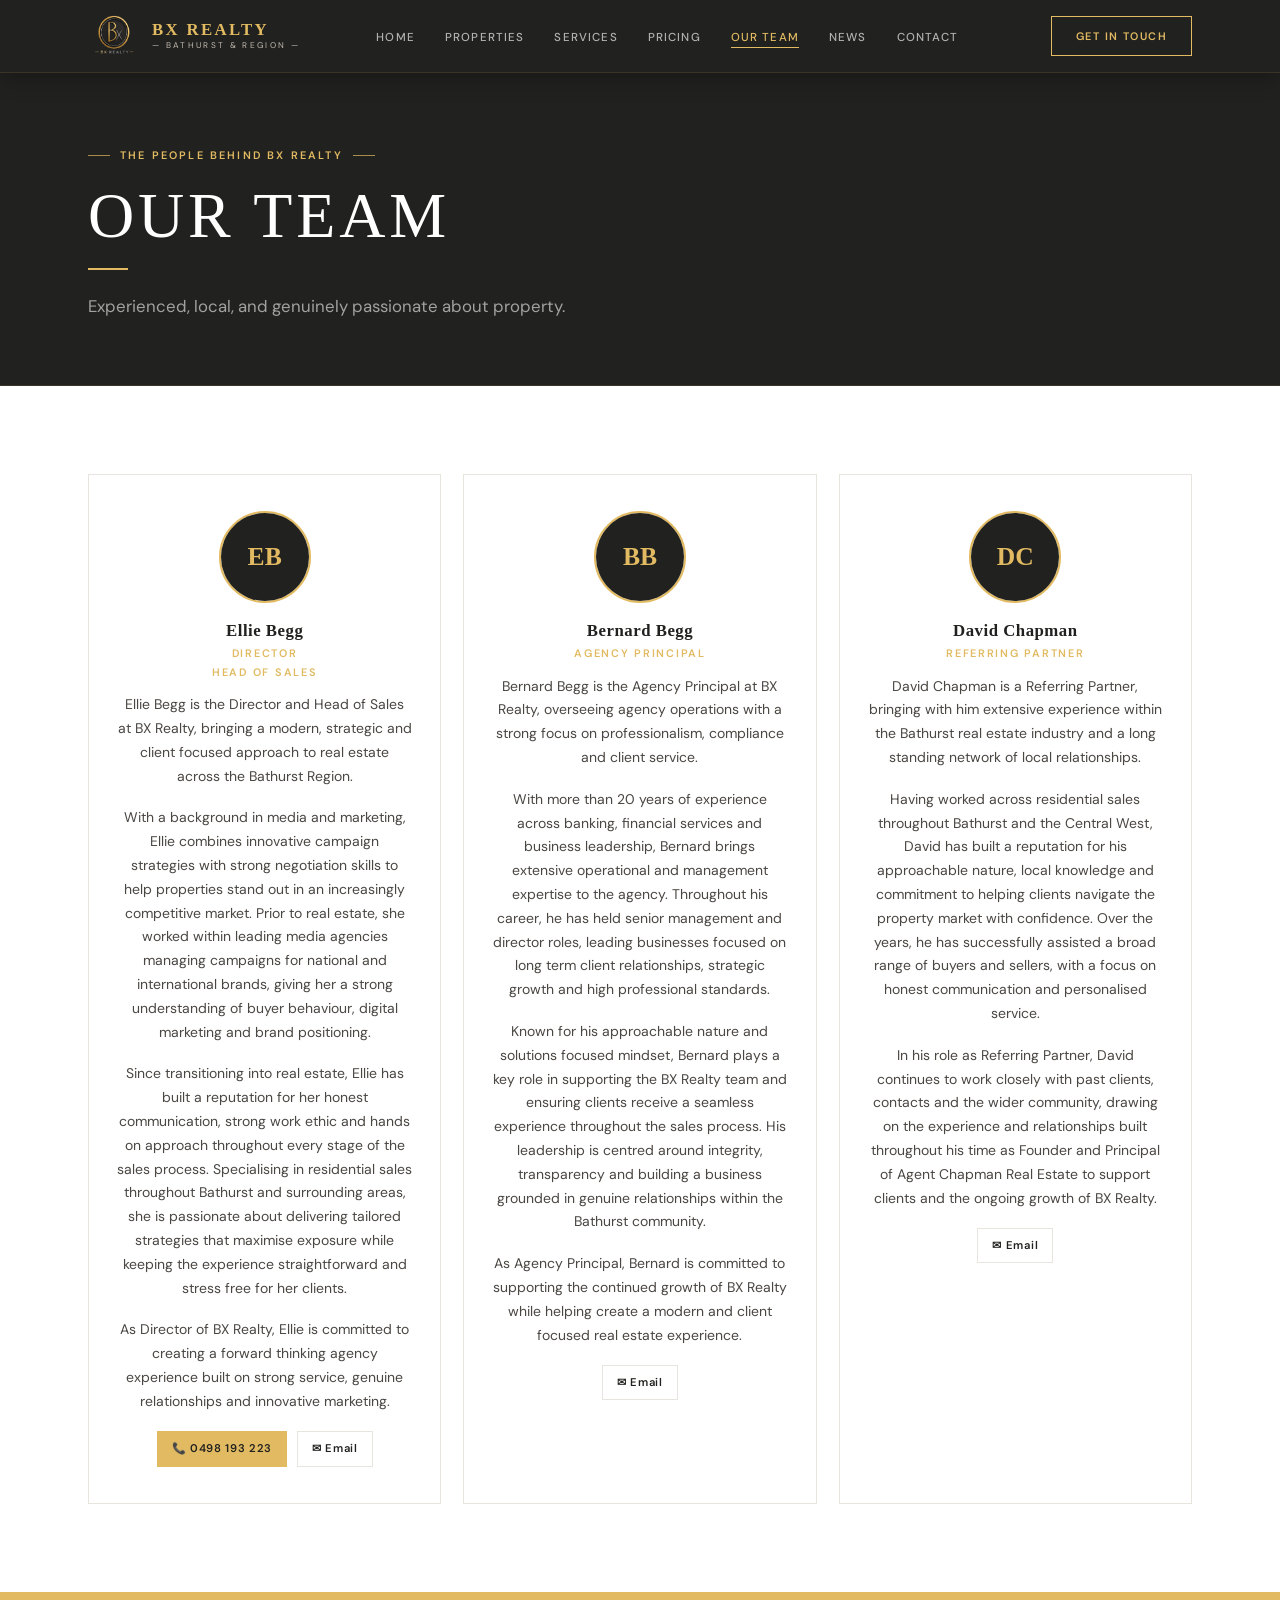
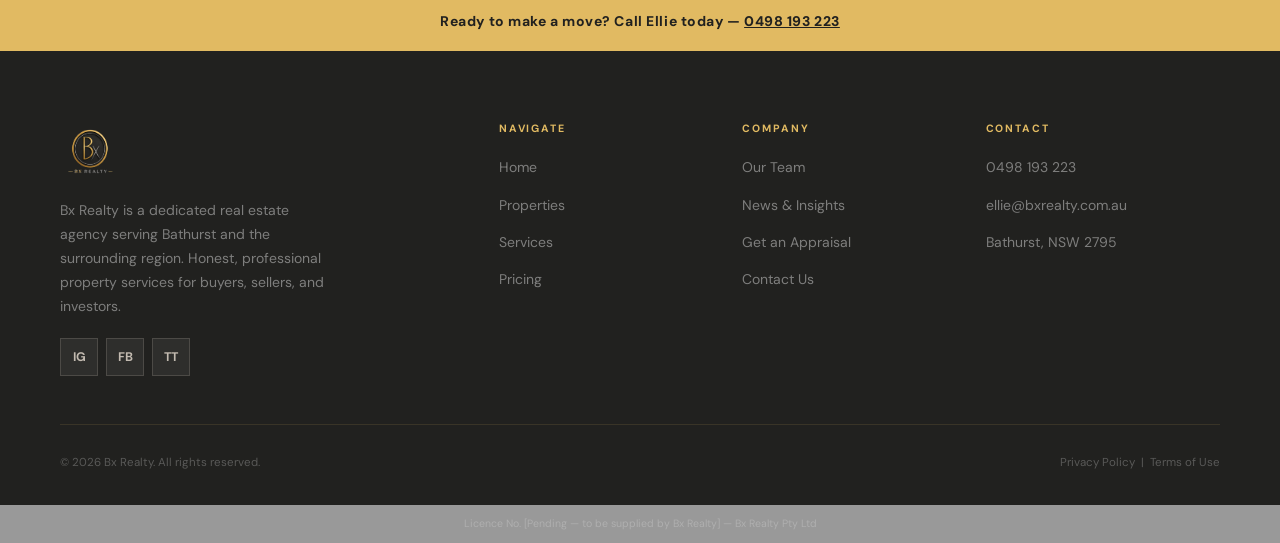
<file: team.html>
<!DOCTYPE html>
<html lang="en">
<head>
  <meta charset="UTF-8" /><meta name="viewport" content="width=device-width, initial-scale=1.0" />
  <title>Our Team — Bx Realty Bathurst</title>
  <link rel="icon" type="image/png" href="assets/images/bxrealty-logo.png" />
  <meta name="theme-color" content="#21211f" />
  <link rel="preconnect" href="https://fonts.googleapis.com" />
  <link href="https://fonts.googleapis.com/css2?family=Cormorant+Garant:ital,wght@0,400;0,500;0,600;0,700;1,400&family=DM+Sans:ital,opsz,wght@0,9..40,400;0,9..40,500;0,9..40,600;0,9..40,700&display=swap" rel="stylesheet" />
  <link rel="stylesheet" href="style.css" />
</head>
<body>
<div id="site-nav"></div>

<div class="page-band">
  <div class="container">
    <span class="label">The People Behind Bx Realty</span>
    <h1>Our Team</h1>
    <span class="rule"></span>
    <p>Experienced, local, and genuinely passionate about property.</p>
  </div>
</div>

<section class="section">
  <div class="container">
    <div class="team-grid">

      <!-- Ellie Begg -->
      <div class="team-card">
        <div class="team-avatar"><div class="team-avatar-init">EB</div></div>
        <h3>Ellie Begg</h3>
        <span class="team-role">Director<br>Head of Sales</span>
        <p>Ellie Begg is the Director and Head of Sales at BX Realty, bringing a modern, strategic and client focused approach to real estate across the Bathurst Region.</p>
        <p>With a background in media and marketing, Ellie combines innovative campaign strategies with strong negotiation skills to help properties stand out in an increasingly competitive market. Prior to real estate, she worked within leading media agencies managing campaigns for national and international brands, giving her a strong understanding of buyer behaviour, digital marketing and brand positioning.</p>
        <p>Since transitioning into real estate, Ellie has built a reputation for her honest communication, strong work ethic and hands on approach throughout every stage of the sales process. Specialising in residential sales throughout Bathurst and surrounding areas, she is passionate about delivering tailored strategies that maximise exposure while keeping the experience straightforward and stress free for her clients.</p>
        <p>As Director of BX Realty, Ellie is committed to creating a forward thinking agency experience built on strong service, genuine relationships and innovative marketing.</p>
        <div class="team-links">
          <a href="tel:0498193223" class="team-link call">&#x1F4DE; 0498 193 223</a>
          <a href="mailto:ellie@bxrealty.com.au" class="team-link">&#x2709; Email</a>
        </div>
      </div>

      <!-- Bernard Begg -->
      <div class="team-card">
        <div class="team-avatar"><div class="team-avatar-init">BB</div></div>
        <h3>Bernard Begg</h3>
        <span class="team-role">Agency Principal</span>
        <p>Bernard Begg is the Agency Principal at BX Realty, overseeing agency operations with a strong focus on professionalism, compliance and client service.</p>
        <p>With more than 20 years of experience across banking, financial services and business leadership, Bernard brings extensive operational and management expertise to the agency. Throughout his career, he has held senior management and director roles, leading businesses focused on long term client relationships, strategic growth and high professional standards.</p>
        <p>Known for his approachable nature and solutions focused mindset, Bernard plays a key role in supporting the BX Realty team and ensuring clients receive a seamless experience throughout the sales process. His leadership is centred around integrity, transparency and building a business grounded in genuine relationships within the Bathurst community.</p>
        <p>As Agency Principal, Bernard is committed to supporting the continued growth of BX Realty while helping create a modern and client focused real estate experience.</p>
        <div class="team-links">
          <a href="mailto:bernard@bxrealty.com.au" class="team-link">&#x2709; Email</a>
        </div>
      </div>

      <!-- David Chapman -->
      <div class="team-card">
        <div class="team-avatar"><div class="team-avatar-init">DC</div></div>
        <h3>David Chapman</h3>
        <span class="team-role">Referring Partner</span>
        <p>David Chapman is a Referring Partner, bringing with him extensive experience within the Bathurst real estate industry and a long standing network of local relationships.</p>
        <p>Having worked across residential sales throughout Bathurst and the Central West, David has built a reputation for his approachable nature, local knowledge and commitment to helping clients navigate the property market with confidence. Over the years, he has successfully assisted a broad range of buyers and sellers, with a focus on honest communication and personalised service.</p>
        <p>In his role as Referring Partner, David continues to work closely with past clients, contacts and the wider community, drawing on the experience and relationships built throughout his time as Founder and Principal of Agent Chapman Real Estate to support clients and the ongoing growth of BX Realty.</p>
        <div class="team-links">
          <a href="mailto:admin@bxrealty.com.au" class="team-link">&#x2709; Email</a>
        </div>
      </div>

    </div>
  </div>
</section>

<div id="site-footer"></div>
<script src="components.js"></script>
</body>
</html>
</file>
<file: style.css>
/* ============================================================
   BX REALTY — Main Stylesheet
   Brand: Black #21211f · Gold #e1ba62 · Silver #c2bab0
   Typography: Cormorant Garant (display) + DM Sans (body)
   ============================================================ */

/* ── Variables ─────────────────────────────────────────────── */
:root {
  --black:        #21211f;
  --black-mid:    #2c2c29;
  --black-light:  #3a3a36;
  --gold:         #e1ba62;
  --gold-light:   #edcc82;
  --gold-pale:    #f7f0df;
  --gold-dim:     rgba(225,186,98,.14);
  --silver:       #c2bab0;
  --silver-light: #d8d2cb;
  --cream:        #f5f0e8;
  --light-grey:   #e8e4de;
  --mid-grey:     #a09890;
  --dark-grey:    #4a4642;
  --white:        #ffffff;
  --text:         #21211f;
  --text-muted:   #7a736c;

  --font-display: 'Cormorant Garant', Georgia, serif;
  --font-body:    'DM Sans', 'Helvetica Neue', Arial, sans-serif;

  --radius-sm: 2px;
  --radius-md: 6px;
  --radius-lg: 10px;

  --shadow-sm: 0 1px 6px rgba(33,33,31,.08);
  --shadow-md: 0 4px 24px rgba(33,33,31,.13);
  --shadow-lg: 0 12px 52px rgba(33,33,31,.20);

  --max-w:     1160px;
  --nav-h:     72px;
}

/* ── Reset ──────────────────────────────────────────────────── */
*, *::before, *::after { box-sizing: border-box; margin: 0; padding: 0; }
html { scroll-behavior: smooth; }
body {
  font-family: var(--font-body);
  font-size: 16px;
  line-height: 1.7;
  color: var(--text);
  background: var(--white);
  -webkit-font-smoothing: antialiased;
}
img { display: block; max-width: 100%; height: auto; }
a { color: inherit; text-decoration: none; }
ul { list-style: none; }
input, select, textarea, button { font-family: inherit; }

/* ── Utility ────────────────────────────────────────────────── */
.container  { max-width: var(--max-w); margin: 0 auto; padding: 0 28px; }
.section    { padding: 88px 28px; }
.section-cream {
  background: var(--white);
  border-top: 1px solid var(--light-grey);
  border-bottom: 1px solid var(--light-grey);
}
.section-dark  { background: var(--black); }
.sr-only { position: absolute; width: 1px; height: 1px; overflow: hidden; clip: rect(0,0,0,0); }

/* ── Typography ─────────────────────────────────────────────── */
h1, h2, h3, h4 {
  font-family: var(--font-display);
  font-weight: 600;
  line-height: 1.15;
  color: var(--black);
  letter-spacing: 0.03em;
}
h1 { font-size: clamp(2.6rem, 5vw, 4rem); font-weight: 500; text-transform: uppercase; letter-spacing: 0.06em; }
h2 { font-size: clamp(1.9rem, 3.2vw, 2.8rem); text-transform: uppercase; letter-spacing: 0.04em; }
h3 { font-size: 1.25rem; }
h4 { font-size: .95rem; font-family: var(--font-body); font-weight: 600; }
p  { color: var(--dark-grey); margin-bottom: 1rem; }
p:last-child { margin-bottom: 0; }

/* Gold rule */
.rule {
  display: block; width: 40px; height: 2px;
  background: var(--gold); margin: 16px 0 22px;
}
.rule.center { margin-left: auto; margin-right: auto; }

/* Section label — e.g. "— OUR MISSION —" */
.label {
  display: inline-flex; align-items: center; gap: 10px;
  font-family: var(--font-body);
  font-size: .68rem; font-weight: 600;
  letter-spacing: .2em; text-transform: uppercase;
  color: var(--gold); margin-bottom: 14px;
}
.label::before, .label::after {
  content: ''; display: block;
  width: 22px; height: 1px;
  background: var(--gold); opacity: .7;
}

/* ── Buttons ────────────────────────────────────────────────── */
.btn {
  display: inline-flex; align-items: center; justify-content: center; gap: 8px;
  padding: 13px 32px;
  font-family: var(--font-body);
  font-size: .72rem; font-weight: 600;
  letter-spacing: .13em; text-transform: uppercase;
  border: 1px solid transparent;
  border-radius: 0;
  cursor: pointer;
  transition: all .22s ease;
  white-space: nowrap;
  text-decoration: none;
}
.btn:active { transform: scale(.98); }

/* Gold outline — primary action */
.btn-gold   { background: transparent; color: var(--gold); border-color: var(--gold); }
.btn-gold:hover { background: var(--gold); color: var(--black); }

/* White outline — on dark backgrounds */
.btn-white  { background: transparent; color: var(--white); border-color: rgba(255,255,255,.5); }
.btn-white:hover { background: rgba(255,255,255,.1); border-color: var(--white); }

/* Dark fill */
.btn-dark   { background: var(--black); color: var(--white); border-color: var(--black); }
.btn-dark:hover { background: var(--black-mid); }

/* Silver ghost */
.btn-ghost  { background: transparent; color: var(--black); border-color: var(--silver); }
.btn-ghost:hover { border-color: var(--gold); color: var(--gold); }

/* ── Navigation ─────────────────────────────────────────────── */
.site-nav {
  position: sticky; top: 0; z-index: 100;
  background: var(--black);
  border-bottom: 1px solid rgba(225,186,98,.12);
  box-shadow: 0 2px 24px rgba(0,0,0,.35);
}
.nav-inner {
  max-width: var(--max-w); margin: 0 auto; padding: 0 28px;
  display: flex; align-items: center; justify-content: space-between;
  height: var(--nav-h);
}

/* Logo */
.nav-logo { display: flex; align-items: center; gap: 12px; }
.nav-logo img {
  height: 52px; width: auto;
}
.nav-logo-words { display: flex; flex-direction: column; line-height: 1; }
.nav-logo-words strong {
  font-family: var(--font-display); font-size: 1.05rem; font-weight: 600;
  color: var(--gold); letter-spacing: .14em; text-transform: uppercase;
}
.nav-logo-words span {
  font-size: .52rem; color: var(--silver); letter-spacing: .28em;
  text-transform: uppercase; margin-top: 3px;
}

/* Links */
.nav-links { display: flex; align-items: center; gap: 30px; }
.nav-links a {
  font-size: .72rem; font-weight: 500;
  color: rgba(255,255,255,.65);
  letter-spacing: .1em; text-transform: uppercase;
  padding-bottom: 2px;
  border-bottom: 1px solid transparent;
  transition: color .2s, border-color .2s;
}
.nav-links a:hover        { color: var(--white); }
.nav-links a.active       { color: var(--gold); border-bottom-color: var(--gold); }
.nav-cta { margin-left: 16px; padding: 10px 24px; font-size: .68rem; }

/* Hamburger */
.nav-burger {
  display: none; flex-direction: column; gap: 5px;
  background: none; border: none; cursor: pointer; padding: 4px;
}
.nav-burger span { display: block; width: 22px; height: 1.5px; background: var(--silver); transition: .3s; }

/* Mobile drawer */
.nav-drawer {
  display: none; flex-direction: column;
  background: var(--black-mid);
  border-top: 1px solid rgba(225,186,98,.1);
}
.nav-drawer.open { display: flex; }
.nav-drawer a {
  padding: 13px 28px; font-size: .72rem; font-weight: 500;
  color: rgba(255,255,255,.65); letter-spacing: .1em; text-transform: uppercase;
  border-bottom: 1px solid rgba(255,255,255,.05);
  transition: color .15s, background .15s;
}
.nav-drawer a:hover { color: var(--gold); background: rgba(225,186,98,.04); }
.nav-drawer-cta { padding: 16px 28px; }
.nav-drawer-cta .btn-gold { width: 100%; justify-content: center; }

/* ── Hero ────────────────────────────────────────────────────── */
.hero {
  background: var(--black);
  position: relative; overflow: hidden;
  min-height: 600px;
  display: flex; align-items: stretch;
}
/* Decorative gold ring — nod to the circular logo mark */
.hero::after {
  content: ''; pointer-events: none;
  position: absolute; right: -160px; top: 50%; transform: translateY(-50%);
  width: 740px; height: 740px; border-radius: 50%;
  border: 110px solid rgba(225,186,98,.045); z-index: 1;
}
.hero-inner {
  position: relative; z-index: 2;
  width: 100%; max-width: var(--max-w); margin: 0 auto;
  padding: 0 28px;
  display: grid; grid-template-columns: 1fr 1fr;
  min-height: 600px; align-items: stretch;
}
.hero-text {
  display: flex; flex-direction: column; justify-content: center;
  padding: 88px 60px 88px 0;
}
.hero-text h1 { color: var(--white); }
.hero-text p  { color: rgba(255,255,255,.62); font-size: 1rem; max-width: 380px; margin-bottom: 36px; }
.hero-actions { display: flex; gap: 14px; flex-wrap: wrap; }
.hero-stats {
  display: flex; gap: 32px;
  margin-top: 52px; padding-top: 30px;
  border-top: 1px solid rgba(255,255,255,.1);
}
.hero-stat strong {
  display: block; font-family: var(--font-display);
  font-size: 2rem; font-weight: 600; color: var(--gold); line-height: 1;
}
.hero-stat span { font-size: .65rem; color: var(--silver); text-transform: uppercase; letter-spacing: .14em; }

/* Appraisal card — right panel */
.hero-aside {
  display: flex; align-items: center;
  padding: 52px 0 52px 56px;
  border-left: 1px solid rgba(225,186,98,.16);
}
.hero-card {
  width: 100%;
  background: var(--black-mid);
  border: 1px solid rgba(225,186,98,.2);
  padding: 36px 32px;
}
.hero-card h3 {
  font-family: var(--font-display); font-size: 1.4rem;
  color: var(--white); letter-spacing: .03em; margin-bottom: 4px;
}
.hero-card > p { font-size: .875rem; color: var(--silver); margin-bottom: 20px; }

/* ── Form ─────────────────────────────────────────────────────── */
.fg { margin-bottom: 15px; }
.fg label { display: block; font-size: .7rem; font-weight: 600; letter-spacing: .07em; text-transform: uppercase; margin-bottom: 6px; }
.fg label.light { color: var(--silver); }
.fg label.dark  { color: var(--black); }
.fc {
  width: 100%; padding: 11px 14px;
  font-size: .9rem; color: var(--text);
  background: var(--white); border: 1px solid var(--light-grey);
  border-radius: var(--radius-sm);
  transition: border-color .2s, box-shadow .2s;
  -webkit-appearance: none; appearance: none;
}
.fc:focus { outline: none; border-color: var(--gold); box-shadow: 0 0 0 3px rgba(225,186,98,.13); }
.fc::placeholder { color: var(--mid-grey); }
textarea.fc { resize: vertical; min-height: 110px; line-height: 1.55; }
select.fc { cursor: pointer; }
.fc.dark-input {
  background: var(--black-light); border-color: rgba(225,186,98,.22);
  color: var(--white);
}
.fc.dark-input::placeholder { color: rgba(194,186,176,.4); }
.fc.dark-input:focus { border-color: var(--gold); }
.form-two { display: grid; grid-template-columns: 1fr 1fr; gap: 14px; }

/* ── Page Header Band ─────────────────────────────────────────── */
.page-band {
  background: var(--black);
  padding: 64px 28px;
  border-bottom: 1px solid rgba(225,186,98,.12);
}
.page-band h1 { color: var(--white); }
.page-band p  { color: rgba(255,255,255,.58); max-width: 560px; font-size: 1.05rem; margin-top: 4px; }

/* ── Listing Cards ─────────────────────────────────────────────── */
.listing-grid { display: grid; grid-template-columns: repeat(3,1fr); gap: 22px; }
.listing-card {
  background: var(--white); border: 1px solid var(--light-grey);
  transition: border-color .25s, box-shadow .25s;
}
.listing-card:hover { border-color: var(--gold); box-shadow: var(--shadow-md); }
.listing-img {
  position: relative; aspect-ratio: 16/10; overflow: hidden;
  background: var(--white);
}
.listing-img img { width: 100%; height: 100%; object-fit: cover; transition: transform .5s; }
.listing-card:hover .listing-img img { transform: scale(1.04); }
.listing-img-ph {
  width: 100%; height: 100%; display: flex; align-items: center;
  justify-content: center; color: var(--mid-grey); font-size: .8rem; font-style: italic;
}
.badge {
  position: absolute; top: 0; left: 0;
  background: var(--gold); color: var(--black);
  font-size: .62rem; font-weight: 700; letter-spacing: .12em;
  text-transform: uppercase; padding: 6px 14px;
}
.badge.rent { background: var(--black); color: var(--gold); }
.badge.sold { background: var(--silver); color: var(--black); }
.listing-body { padding: 20px; }
.listing-price {
  font-family: var(--font-display); font-size: 1.35rem;
  font-weight: 600; color: var(--black); margin-bottom: 3px;
}
.listing-addr { font-size: .875rem; color: var(--text-muted); margin-bottom: 14px; }
.listing-feats {
  display: flex; gap: 16px; font-size: .78rem; color: var(--dark-grey);
  padding-top: 13px; border-top: 1px solid var(--light-grey);
}

/* ── Services ──────────────────────────────────────────────────── */
/* Hairline grid — matches the dark luxury brand feel */
.services-grid { display: grid; grid-template-columns: repeat(3,1fr); gap: 1px; background: var(--light-grey); }
.services-grid.two-col { grid-template-columns: repeat(2,1fr); max-width: 760px; margin: 0 auto; }
.service-card {
  background: var(--white); padding: 40px 32px;
  transition: background .25s;
}
.service-card:hover { background: var(--gold-pale); }
.service-icon {
  width: 52px; height: 52px; border: 1px solid rgba(225,186,98,.5);
  display: flex; align-items: center; justify-content: center;
  font-size: 1.4rem; margin-bottom: 20px; color: var(--gold);
}
.service-card h3 { margin-bottom: 10px; }
.service-card p  { font-size: .9rem; }

/* ── About strip ────────────────────────────────────────────────── */
.about-grid { display: grid; grid-template-columns: 1fr 1fr; gap: 72px; align-items: center; }
.about-img-ph {
  background: var(--light-grey);
  border: 1px solid var(--light-grey);
  aspect-ratio: 4/3;
  display: flex; align-items: center; justify-content: center;
  color: var(--mid-grey); font-size: .875rem; font-style: italic;
}
.check-list { display: flex; flex-direction: column; gap: 12px; margin: 22px 0; }
.check-item { display: flex; align-items: flex-start; gap: 12px; font-size: .9rem; color: var(--dark-grey); }
.check-icon {
  width: 20px; height: 20px; background: var(--gold); flex-shrink: 0;
  display: flex; align-items: center; justify-content: center;
  font-size: .62rem; color: var(--black); font-weight: 700; margin-top: 3px;
}

/* ── Testimonials ───────────────────────────────────────────────── */
.testi-grid { display: grid; grid-template-columns: repeat(3,1fr); gap: 22px; }
.testi-card {
  padding: 30px; border: 1px solid var(--light-grey);
  transition: border-color .25s;
}
.testi-card:hover { border-color: var(--gold); }
.testi-stars { color: var(--gold); font-size: .85rem; letter-spacing: 3px; margin-bottom: 14px; }
.testi-card blockquote {
  font-family: var(--font-display); font-style: italic;
  font-size: 1rem; color: var(--dark-grey); line-height: 1.7; margin-bottom: 18px;
}
.testi-author { font-size: .78rem; font-weight: 600; color: var(--black); letter-spacing: .06em; text-transform: uppercase; }
.testi-source { font-size: .72rem; color: var(--silver); }

/* ── Team ───────────────────────────────────────────────────────── */
.team-grid { display: grid; grid-template-columns: repeat(3,1fr); gap: 22px; }
.team-card {
  background: var(--white); padding: 36px 28px; text-align: center;
  border: 1px solid var(--light-grey);
  transition: border-color .25s, box-shadow .25s;
}
.team-card:hover { border-color: var(--gold); box-shadow: var(--shadow-md); }
.team-avatar {
  width: 92px; height: 92px; border-radius: 50%;
  margin: 0 auto 18px; overflow: hidden;
  border: 2px solid var(--gold); background: var(--white);
}
.team-avatar-init {
  width: 100%; height: 100%; background: var(--black);
  display: flex; align-items: center; justify-content: center;
  font-family: var(--font-display); font-size: 1.6rem; font-weight: 600; color: var(--gold);
}
.team-card h3 { margin-bottom: 4px; font-size: 1.05rem; }
.team-role {
  font-size: .68rem; font-weight: 600; letter-spacing: .16em;
  text-transform: uppercase; color: var(--gold);
  display: block; margin-bottom: 12px;
}
.team-card > p { font-size: .875rem; margin-bottom: 18px; }
.team-links { display: flex; justify-content: center; gap: 10px; flex-wrap: wrap; }
.team-link {
  font-size: .7rem; font-weight: 600; color: var(--black);
  padding: 7px 14px; border: 1px solid var(--light-grey);
  letter-spacing: .06em; transition: border-color .2s, color .2s;
}
.team-link.call { background: var(--gold); color: var(--black); border-color: var(--gold); }
.team-link.call:hover { background: var(--gold-light); }
.team-link:not(.call):hover { border-color: var(--gold); color: var(--gold); }

/* ── Pricing ────────────────────────────────────────────────────── */
.pricing-grid { display: grid; grid-template-columns: 1fr 1fr; gap: 22px; max-width: 800px; margin: 0 auto; }
.pricing-card { background: var(--white); border: 1px solid var(--light-grey); padding: 40px 32px; }
.pricing-card.featured { border-color: var(--gold); }
.pricing-tag { font-size: .66rem; font-weight: 700; letter-spacing: .18em; text-transform: uppercase; color: var(--gold); margin-bottom: 10px; display: block; }
.pricing-name { font-family: var(--font-display); font-size: 1.5rem; text-transform: uppercase; letter-spacing: .03em; margin-bottom: 24px; }
.pricing-card ul { margin-bottom: 26px; }
.pricing-card li { display: flex; gap: 10px; font-size: .875rem; color: var(--dark-grey); padding: 8px 0; border-bottom: 1px solid var(--light-grey); }
.pricing-card li:last-child { border-bottom: none; }
.tick { color: var(--gold); font-weight: 700; flex-shrink: 0; }

/* ── Appraisal page ─────────────────────────────────────────────── */
.appraisal-layout { display: grid; grid-template-columns: 1fr 1.6fr; gap: 72px; align-items: start; }
.appraisal-steps { margin: 28px 0; }
.a-step { display: flex; gap: 18px; margin-bottom: 28px; }
.step-n {
  width: 36px; height: 36px; background: var(--gold); color: var(--black);
  display: flex; align-items: center; justify-content: center;
  font-weight: 700; font-size: .9rem; flex-shrink: 0;
}
.a-step h4 { margin-bottom: 4px; }
.a-step p  { font-size: .875rem; }
.form-card { background: var(--white); border: 1px solid var(--light-grey); padding: 40px; }

/* ── Contact ────────────────────────────────────────────────────── */
.contact-layout { display: grid; grid-template-columns: 1fr 1.4fr; gap: 64px; align-items: start; }
.c-details { margin: 22px 0; }
.c-item { display: flex; align-items: flex-start; gap: 14px; margin-bottom: 20px; font-size: .9rem; color: var(--dark-grey); }
.c-icon {
  width: 40px; height: 40px; background: var(--black); color: var(--gold);
  display: flex; align-items: center; justify-content: center; flex-shrink: 0; font-size: .95rem;
}
.c-label { font-size: .68rem; font-weight: 600; text-transform: uppercase; letter-spacing: .1em; color: var(--black); margin-bottom: 2px; display: block; }

/* ── Blog cards ─────────────────────────────────────────────────── */
.blog-grid { display: grid; grid-template-columns: repeat(3,1fr); gap: 22px; }
.blog-card { border: 1px solid var(--light-grey); transition: border-color .25s, box-shadow .25s; }
.blog-card:hover { border-color: var(--gold); box-shadow: var(--shadow-md); }
.blog-thumb { aspect-ratio: 16/9; overflow: hidden; background: var(--white); display: flex; align-items: center; justify-content: center; color: var(--mid-grey); font-style: italic; font-size: .8rem; }
.blog-thumb img { width: 100%; height: 100%; object-fit: cover; transition: transform .5s; }
.blog-card:hover .blog-thumb img { transform: scale(1.04); }
.blog-body { padding: 22px; }
.blog-tag { font-size: .62rem; font-weight: 700; letter-spacing: .16em; text-transform: uppercase; color: var(--gold); margin-bottom: 8px; display: block; }
.blog-card h3 { font-size: .95rem; margin-bottom: 8px; }
.blog-card p  { font-size: .875rem; margin-bottom: 10px; }
.blog-meta { font-size: .72rem; color: var(--silver); }

/* ── Section header helpers ─────────────────────────────────────── */
.sh { margin-bottom: 52px; }
.sh.center { text-align: center; }
.sh.center .rule { margin-left: auto; margin-right: auto; }
.sh.center p { margin: 0 auto; }
.sh.split { display: flex; justify-content: space-between; align-items: flex-end; flex-wrap: wrap; gap: 16px; }
.sh p { font-size: 1rem; color: var(--dark-grey); max-width: 540px; margin-top: 0; }

/* ── Dark section text overrides ────────────────────────────────── */
.section-dark h2 { color: var(--white); }
.section-dark p  { color: rgba(255,255,255,.6); }

/* ── CTA bar ────────────────────────────────────────────────────── */
.cta-bar { background: var(--gold); padding: 18px 28px; text-align: center; }
.cta-bar p { color: var(--black); font-weight: 700; margin: 0; font-size: .875rem; letter-spacing: .04em; }
.cta-bar a { color: var(--black); font-weight: 800; text-decoration: underline; }

/* ── Social links ───────────────────────────────────────────────── */
.social-links { display: flex; gap: 8px; }
.social-link {
  width: 38px; height: 38px;
  background: rgba(255,255,255,.06); border: 1px solid rgba(194,186,176,.2);
  display: flex; align-items: center; justify-content: center;
  font-size: .78rem; font-weight: 700; color: var(--silver);
  transition: background .2s, color .2s, border-color .2s;
}
.social-link:hover { background: var(--gold); color: var(--black); border-color: var(--gold); }

/* ── Footer ─────────────────────────────────────────────────────── */
.site-footer { background: var(--black); padding: 72px 28px 32px; }
.footer-grid {
  max-width: var(--max-w); margin: 0 auto;
  display: grid; grid-template-columns: 2fr 1fr 1fr 1.2fr; gap: 48px;
  padding-bottom: 48px; margin-bottom: 28px;
  border-bottom: 1px solid rgba(225,186,98,.12);
}
.footer-logo img {
  height: 60px; width: auto;
}
.footer-brand p { font-size: .875rem; color: rgba(255,255,255,.42); margin: 16px 0 20px; max-width: 280px; }
.footer-col h4 {
  color: var(--gold); font-size: .66rem; font-weight: 700;
  text-transform: uppercase; letter-spacing: .18em;
  font-family: var(--font-body); margin-bottom: 18px;
}
.footer-col ul { display: flex; flex-direction: column; gap: 10px; }
.footer-col li a { font-size: .875rem; color: rgba(255,255,255,.42); transition: color .2s; }
.footer-col li a:hover { color: var(--gold); }
.footer-bottom {
  max-width: var(--max-w); margin: 0 auto;
  display: flex; justify-content: space-between; align-items: center;
  font-size: .72rem; color: rgba(255,255,255,.25);
  flex-wrap: wrap; gap: 8px;
}
.footer-bottom a { color: rgba(255,255,255,.25); }
.footer-bottom a:hover { color: var(--gold); }
.licence-bar {
  background: rgba(0,0,0,.4); padding: 10px 28px;
  text-align: center; font-size: .66rem; color: rgba(255,255,255,.22);
}

/* ── Responsive ─────────────────────────────────────────────────── */
@media (max-width: 960px) {
  .hero-inner      { grid-template-columns: 1fr; }
  .hero-text       { padding: 64px 24px 0; }
  .hero-aside      { padding: 36px 24px 64px; border-left: none; border-top: 1px solid rgba(225,186,98,.16); }
  .listing-grid    { grid-template-columns: repeat(2,1fr); }
  .team-grid       { grid-template-columns: repeat(2,1fr); }
  .testi-grid      { grid-template-columns: 1fr; }
  .services-grid   { grid-template-columns: repeat(2,1fr); }
  .about-grid      { grid-template-columns: 1fr; gap: 40px; }
  .contact-layout  { grid-template-columns: 1fr; }
  .appraisal-layout{ grid-template-columns: 1fr; }
  .footer-grid     { grid-template-columns: 1fr 1fr; gap: 32px; }
  .nav-links, .nav-cta { display: none; }
  .nav-burger      { display: flex; }
  .pricing-grid    { grid-template-columns: 1fr; max-width: 440px; }
  .blog-grid       { grid-template-columns: repeat(2,1fr); }
}
@media (max-width: 600px) {
  .section         { padding: 60px 20px; }
  .listing-grid    { grid-template-columns: 1fr; }
  .team-grid       { grid-template-columns: 1fr; }
  .services-grid   { grid-template-columns: 1fr; }
  .footer-grid     { grid-template-columns: 1fr; gap: 24px; }
  .form-two        { grid-template-columns: 1fr; }
  .hero-stats      { gap: 20px; flex-wrap: wrap; }
  .blog-grid       { grid-template-columns: 1fr; }
  .footer-bottom   { flex-direction: column; text-align: center; }
}
</file>
